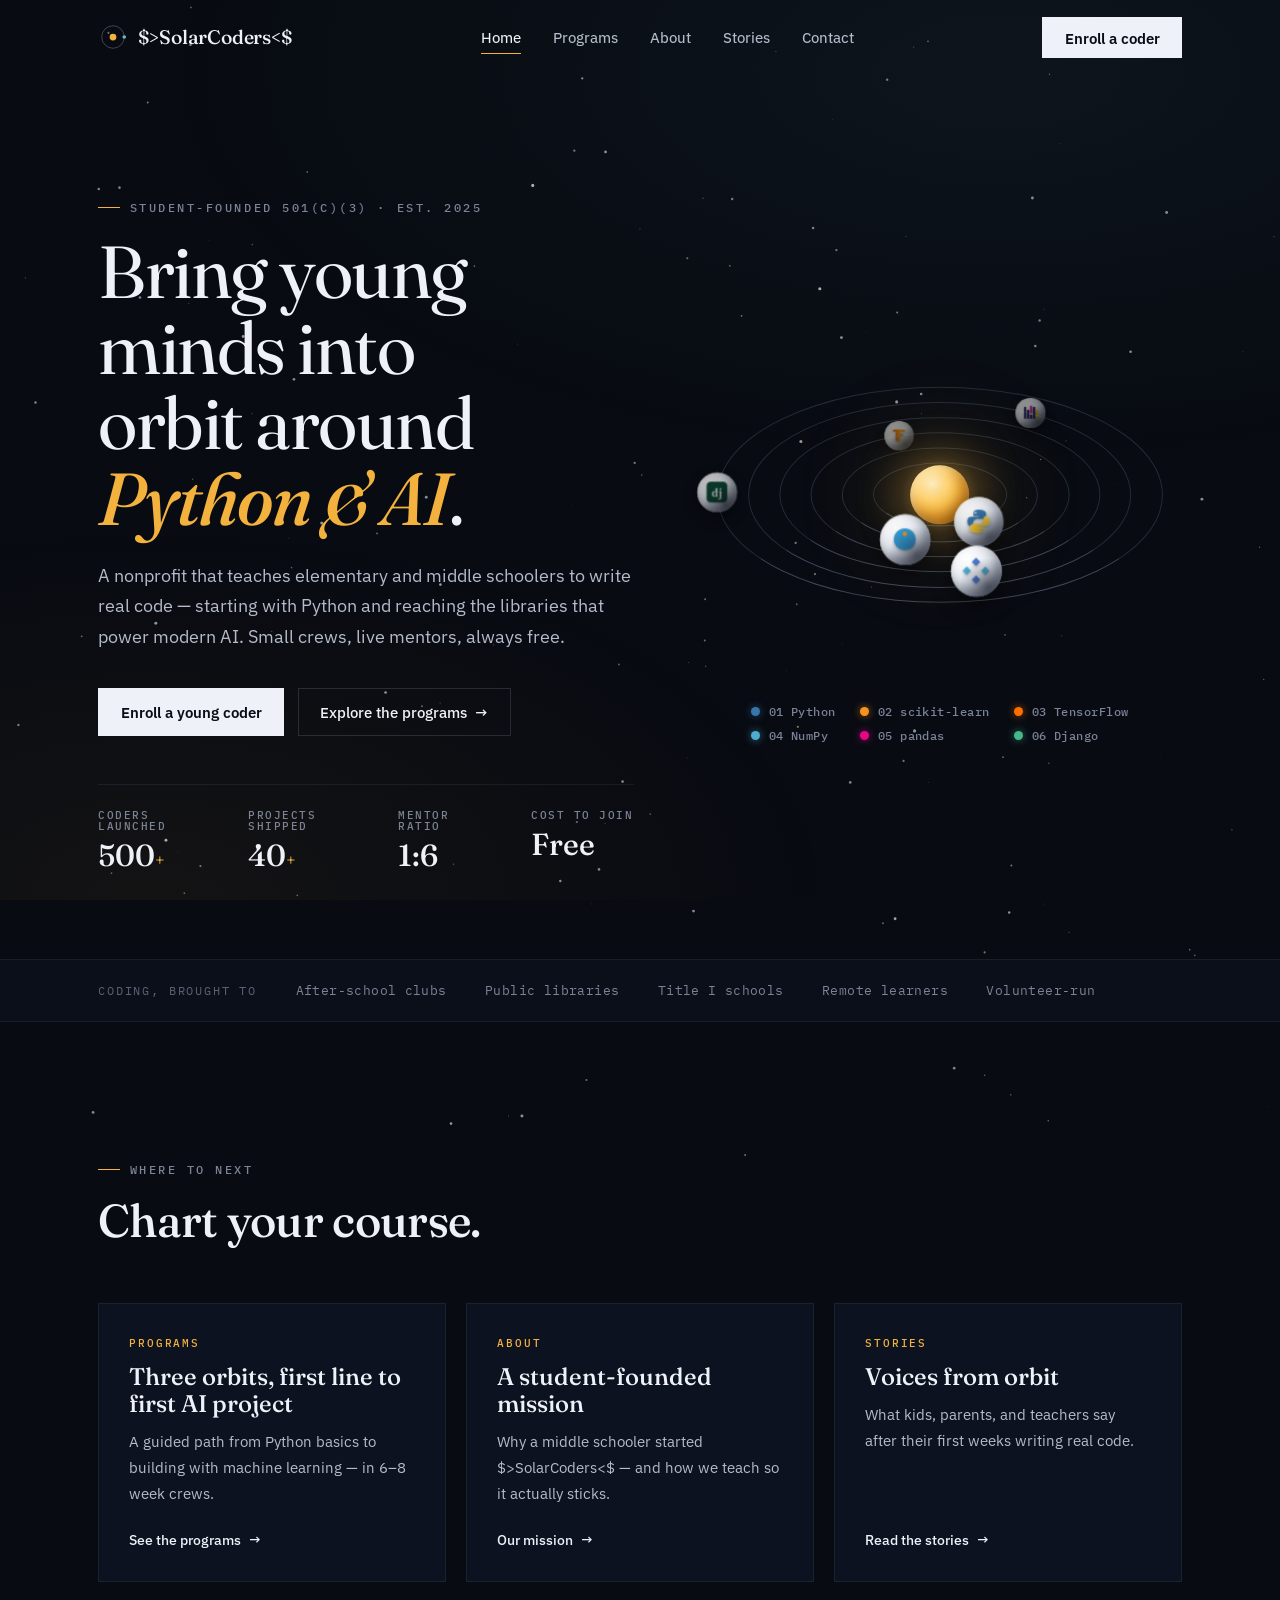
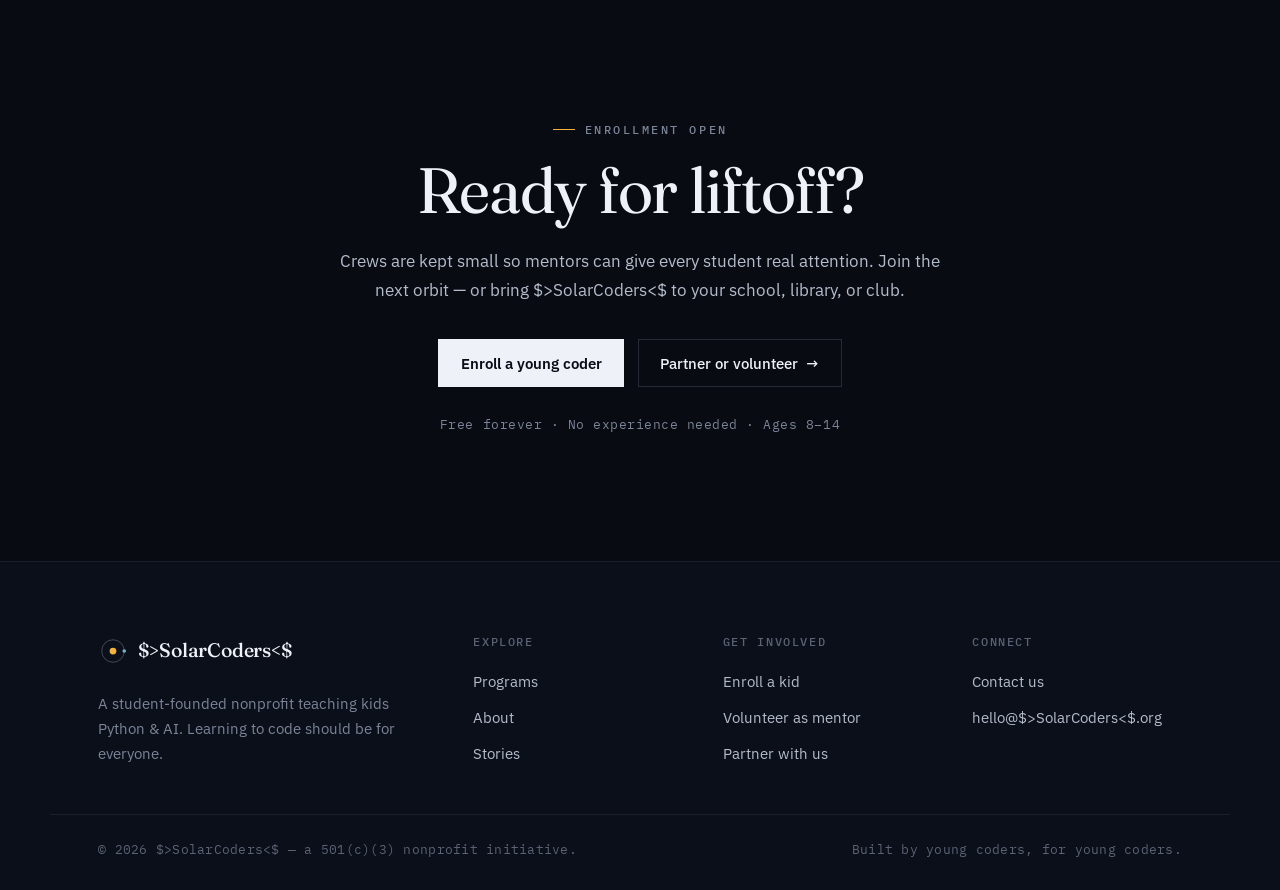
<file: index.html>
<!doctype html>
<html lang="en">
<head>
  <meta charset="utf-8" />
  <meta name="viewport" content="width=device-width, initial-scale=1" />
  <title>$>SolarCoders<$ — Python &amp; AI for young minds</title>
  <meta name="description" content="$>SolarCoders<$ is a student-founded nonprofit teaching elementary and middle schoolers to write real Python and build with AI — in small, mentored crews. Free, always." />

  <link rel="preconnect" href="https://fonts.googleapis.com" />
  <link rel="preconnect" href="https://fonts.gstatic.com" crossorigin />
  <link href="https://fonts.googleapis.com/css2?family=Fraunces:ital,opsz,wght@0,9..144,400;0,9..144,500;0,9..144,600;1,9..144,400&family=IBM+Plex+Mono:wght@400;500&family=IBM+Plex+Sans:wght@400;450;500;600&display=swap" rel="stylesheet" />
  <link rel="stylesheet" href="styles.css" />
  <link rel="icon" href="data:image/svg+xml,%3Csvg xmlns='http://www.w3.org/2000/svg' viewBox='0 0 64 64'%3E%3Crect width='64' height='64' fill='%23080b12'/%3E%3Ccircle cx='32' cy='32' r='7' fill='%23f2b23d'/%3E%3Ccircle cx='32' cy='32' r='20' fill='none' stroke='%236fb7c4' stroke-width='1.5'/%3E%3Ccircle cx='52' cy='32' r='3' fill='%23e7ecf4'/%3E%3C/svg%3E" />
</head>

<body>
  <a href="#main" class="skip-link">Skip to content</a>
  <canvas id="starfield" aria-hidden="true"></canvas>

  <!-- ============ HEADER ============ -->
  <header id="masthead">
    <div class="shell nav-shell">
      <a href="index.html" class="brand" aria-label="$>SolarCoders<$ — home">
        <svg class="brand-mark" viewBox="0 0 40 40" aria-hidden="true">
          <circle cx="20" cy="20" r="15" fill="none" stroke="currentColor" stroke-width="1.25" opacity="0.5"/>
          <circle cx="20" cy="20" r="4.5" fill="var(--star)"/>
          <circle cx="35" cy="20" r="2.4" fill="var(--cool)"/>
        </svg>
        <span class="brand-word">$>SolarCoders<$</span>
      </a>
      <nav class="nav-links" aria-label="Primary">
        <a href="index.html" aria-current="page">Home</a>
        <a href="programs.html">Programs</a>
        <a href="about.html">About</a>
        <a href="stories.html">Stories</a>
        <a href="contact.html">Contact</a>
      </nav>
      <div class="nav-actions">
        <a href="enroll.html" class="btn btn-solid" data-magnetic>Enroll a coder</a>
      </div>
      <button id="menuBtn" class="menu-btn" aria-label="Menu" aria-expanded="false" aria-controls="mobileNav">
        <span></span><span></span>
      </button>
    </div>
    <nav id="mobileNav" class="mobile-nav" aria-label="Mobile" hidden>
      <a href="index.html" aria-current="page">Home</a>
      <a href="programs.html">Programs</a>
      <a href="about.html">About</a>
      <a href="stories.html">Stories</a>
      <a href="contact.html">Contact</a>
      <a href="enroll.html" class="btn btn-solid">Enroll a coder</a>
    </nav>
  </header>

  <main id="main">
    <span id="top"></span>

    <!-- ============ HERO ============ -->
    <section class="hero">
      <div class="shell hero-grid">
        <div class="hero-copy">
          <p class="eyebrow"><span class="tick"></span>Student-founded 501(c)(3) &middot; Est. 2025</p>
          <h1 class="hero-title">Bring young minds into orbit around <em>Python&nbsp;&amp;&nbsp;AI</em>.</h1>
          <p class="hero-lede">
            A nonprofit that teaches elementary and middle schoolers to write real code — starting
            with Python and reaching the libraries that power modern AI. Small crews, live mentors,
            always free.
          </p>
          <div class="hero-cta">
            <a href="enroll.html" class="btn btn-solid" data-magnetic>Enroll a young coder</a>
            <a href="programs.html" class="btn btn-ghost">Explore the programs<span class="arrow" aria-hidden="true">→</span></a>
          </div>
          <dl class="readout" aria-label="Program at a glance">
            <div><dt>Coders launched</dt><dd>500<span>+</span></dd></div>
            <div><dt>Projects shipped</dt><dd>40<span>+</span></dd></div>
            <div><dt>Mentor ratio</dt><dd>1:6</dd></div>
            <div><dt>Cost to join</dt><dd>Free</dd></div>
          </dl>
        </div>

        <!-- 3D solar system: $>SolarCoders<$ at the core, the stack in orbit -->
        <div class="hero-orbit">
          <div class="solar" id="solar" aria-hidden="true">
            <div class="solar-star" title="$>SolarCoders<$"></div>

            <div class="planet" data-speed="0.30" data-phase="0.5" data-dir="1">
              <span class="planet-face">
                <svg viewBox="0 0 32 32" aria-hidden="true">
                  <path fill="#3776AB" d="M15.9 4c-3 0-5 1.2-5 3.6v2.7h5.2v.9H8.6C6 11.2 4.6 12.8 4.6 16s1.3 4.9 3.9 4.9h2v-3c0-2.5 2.1-4.5 4.6-4.5h5.1c2 0 3.6-1.6 3.6-3.6V7.6C23.4 5.4 21.4 4 15.9 4zm-2.8 2.2c.6 0 1 .5 1 1.1s-.4 1-1 1-1-.5-1-1 .4-1.1 1-1.1z"/>
                  <path fill="#FFD43B" d="M16.1 28c3 0 5-1.2 5-3.6v-2.7h-5.2v-.9h7.5c2.6 0 4-1.6 4-4.9s-1.3-4.9-3.9-4.9h-2v3c0 2.5-2.1 4.5-4.6 4.5H10.9c-2 0-3.6 1.6-3.6 3.6v3.8C8.6 26.6 10.6 28 16.1 28zm2.8-2.2c-.6 0-1-.5-1-1.1s.4-1 1-1 1 .5 1 1-.4 1.1-1 1.1z"/>
                </svg>
              </span>
              <span class="planet-name">Python</span>
            </div>

            <div class="planet" data-speed="0.24" data-phase="2.3" data-dir="-1">
              <span class="planet-face">
                <svg viewBox="0 0 32 32" aria-hidden="true">
                  <circle cx="16" cy="16" r="11" fill="#3499CF"/>
                  <path fill="#F7931E" d="M16 5a11 11 0 0 1 0 22 7 7 0 0 0 0-22z"/>
                  <circle cx="16" cy="10.7" r="2.1" fill="#F7931E"/>
                  <circle cx="16" cy="21.3" r="2.1" fill="#3499CF"/>
                </svg>
              </span>
              <span class="planet-name">scikit-learn</span>
            </div>

            <div class="planet" data-speed="0.19" data-phase="4.1" data-dir="1">
              <span class="planet-face">
                <svg viewBox="0 0 32 32" aria-hidden="true">
                  <path fill="#FF6F00" d="M6 6h13v3.5h-4.8V26h-3.4V9.5H6z"/>
                  <path fill="#FFA000" d="M14.6 6H26v3.5h-7.9v3.9h5.7v3.4h-5.7V26h-3.5z"/>
                </svg>
              </span>
              <span class="planet-name">TensorFlow</span>
            </div>

            <div class="planet" data-speed="0.16" data-phase="1.1" data-dir="1">
              <span class="planet-face">
                <svg viewBox="0 0 32 32" aria-hidden="true">
                  <path fill="#4D77CF" d="M16 3l4.2 4.2L16 11.4 11.8 7.2z"/>
                  <path fill="#4D77CF" d="M16 20.6l4.2 4.2L16 29l-4.2-4.2z"/>
                  <path fill="#4DABCF" d="M6.8 11.8L11 16l-4.2 4.2L2.6 16z"/>
                  <path fill="#4DABCF" d="M25.2 11.8L29.4 16l-4.2 4.2L21 16z"/>
                </svg>
              </span>
              <span class="planet-name">NumPy</span>
            </div>

            <div class="planet" data-speed="0.13" data-phase="5.4" data-dir="-1">
              <span class="planet-face">
                <svg viewBox="0 0 32 32" aria-hidden="true">
                  <rect x="6"  y="6"  width="3" height="20" rx="1.3" fill="#130754"/>
                  <rect x="11" y="11" width="3" height="15" rx="1.3" fill="#130754"/>
                  <rect x="16" y="4"  width="3" height="13" rx="1.3" fill="#E70488"/>
                  <rect x="16" y="19" width="3" height="7"  rx="1.3" fill="#130754"/>
                  <rect x="21" y="6"  width="3" height="20" rx="1.3" fill="#130754"/>
                  <rect x="26" y="11" width="3" height="15" rx="1.3" fill="#FFCA00"/>
                </svg>
              </span>
              <span class="planet-name">pandas</span>
            </div>

            <div class="planet" data-speed="0.11" data-phase="3.0" data-dir="1">
              <span class="planet-face">
                <svg viewBox="0 0 32 32" aria-hidden="true">
                  <rect x="3" y="3" width="26" height="26" rx="5" fill="#0C4B33"/>
                  <text x="16" y="22" text-anchor="middle" font-family="Georgia, 'Times New Roman', serif" font-size="15" font-weight="700" fill="#ffffff">dj</text>
                </svg>
              </span>
              <span class="planet-name">Django</span>
            </div>
          </div>

          <ul class="tech-legend" aria-label="The stack, from the core outward">
            <li><span class="dot" style="--c:#3776AB"></span>01 Python</li>
            <li><span class="dot" style="--c:#F7931E"></span>02 scikit-learn</li>
            <li><span class="dot" style="--c:#FF6F00"></span>03 TensorFlow</li>
            <li><span class="dot" style="--c:#4DABCF"></span>04 NumPy</li>
            <li><span class="dot" style="--c:#E70488"></span>05 pandas</li>
            <li><span class="dot" style="--c:#44B78B"></span>06 Django</li>
          </ul>
        </div>
      </div>
    </section>

    <!-- ============ TRUST STRIP ============ -->
    <section class="strip" aria-label="Where we teach">
      <div class="shell strip-row">
        <span class="strip-label">Coding, brought to</span>
        <span>After-school clubs</span>
        <span>Public libraries</span>
        <span>Title&nbsp;I schools</span>
        <span>Remote learners</span>
        <span>Volunteer-run</span>
      </div>
    </section>

    <!-- ============ EXPLORE HUB ============ -->
    <section class="section">
      <div class="shell">
        <div class="section-head">
          <p class="eyebrow"><span class="tick"></span>Where to next</p>
          <h2>Chart your course.</h2>
        </div>
        <div class="hub">
          <a href="programs.html" class="hub-card">
            <span class="hub-no">Programs</span>
            <h3>Three orbits, first line to first AI project</h3>
            <p>A guided path from Python basics to building with machine learning — in 6–8 week crews.</p>
            <span class="go">See the programs<span class="arrow" aria-hidden="true">→</span></span>
          </a>
          <a href="about.html" class="hub-card">
            <span class="hub-no">About</span>
            <h3>A student-founded mission</h3>
            <p>Why a middle schooler started $>SolarCoders<$ — and how we teach so it actually sticks.</p>
            <span class="go">Our mission<span class="arrow" aria-hidden="true">→</span></span>
          </a>
          <a href="stories.html" class="hub-card">
            <span class="hub-no">Stories</span>
            <h3>Voices from orbit</h3>
            <p>What kids, parents, and teachers say after their first weeks writing real code.</p>
            <span class="go">Read the stories<span class="arrow" aria-hidden="true">→</span></span>
          </a>
        </div>
      </div>
    </section>

    <!-- ============ CTA ============ -->
    <section class="section" style="padding-top:0">
      <div class="shell cta">
        <p class="eyebrow"><span class="tick"></span>Enrollment open</p>
        <h2 class="cta-title">Ready for liftoff?</h2>
        <p class="section-lede">Crews are kept small so mentors can give every student real attention. Join the next orbit — or bring $>SolarCoders<$ to your school, library, or club.</p>
        <div class="hero-cta center">
          <a href="enroll.html" class="btn btn-solid" data-magnetic>Enroll a young coder</a>
          <a href="contact.html" class="btn btn-ghost">Partner or volunteer<span class="arrow" aria-hidden="true">→</span></a>
        </div>
        <p class="cta-fine">Free forever &middot; No experience needed &middot; Ages 8–14</p>
      </div>
    </section>
  </main>

  <!-- ============ FOOTER ============ -->
  <footer id="colophon">
    <div class="shell foot-grid">
      <div class="foot-brand">
        <a href="index.html" class="brand">
          <svg class="brand-mark" viewBox="0 0 40 40" aria-hidden="true">
            <circle cx="20" cy="20" r="15" fill="none" stroke="currentColor" stroke-width="1.25" opacity="0.5"/>
            <circle cx="20" cy="20" r="4.5" fill="var(--star)"/>
            <circle cx="35" cy="20" r="2.4" fill="var(--cool)"/>
          </svg>
          <span class="brand-word">$>SolarCoders<$</span>
        </a>
        <p>A student-founded nonprofit teaching kids Python &amp; AI. Learning to code should be for everyone.</p>
      </div>
      <nav aria-label="Explore">
        <h4>Explore</h4>
        <a href="programs.html">Programs</a>
        <a href="about.html">About</a>
        <a href="stories.html">Stories</a>
      </nav>
      <nav aria-label="Get involved">
        <h4>Get involved</h4>
        <a href="enroll.html">Enroll a kid</a>
        <a href="contact.html">Volunteer as mentor</a>
        <a href="contact.html">Partner with us</a>
      </nav>
      <nav aria-label="Connect">
        <h4>Connect</h4>
        <a href="contact.html">Contact us</a>
        <a href="mailto:hello@$>SolarCoders<$.org">hello@$>SolarCoders<$.org</a>
      </nav>
    </div>
    <div class="shell foot-base">
      <p>&copy; <span id="year">2026</span> $>SolarCoders<$ — a 501(c)(3) nonprofit initiative.</p>
      <p>Built by young coders, for young coders.</p>
    </div>
  </footer>

  <script src="main.js"></script>
</body>
</html>
</file>
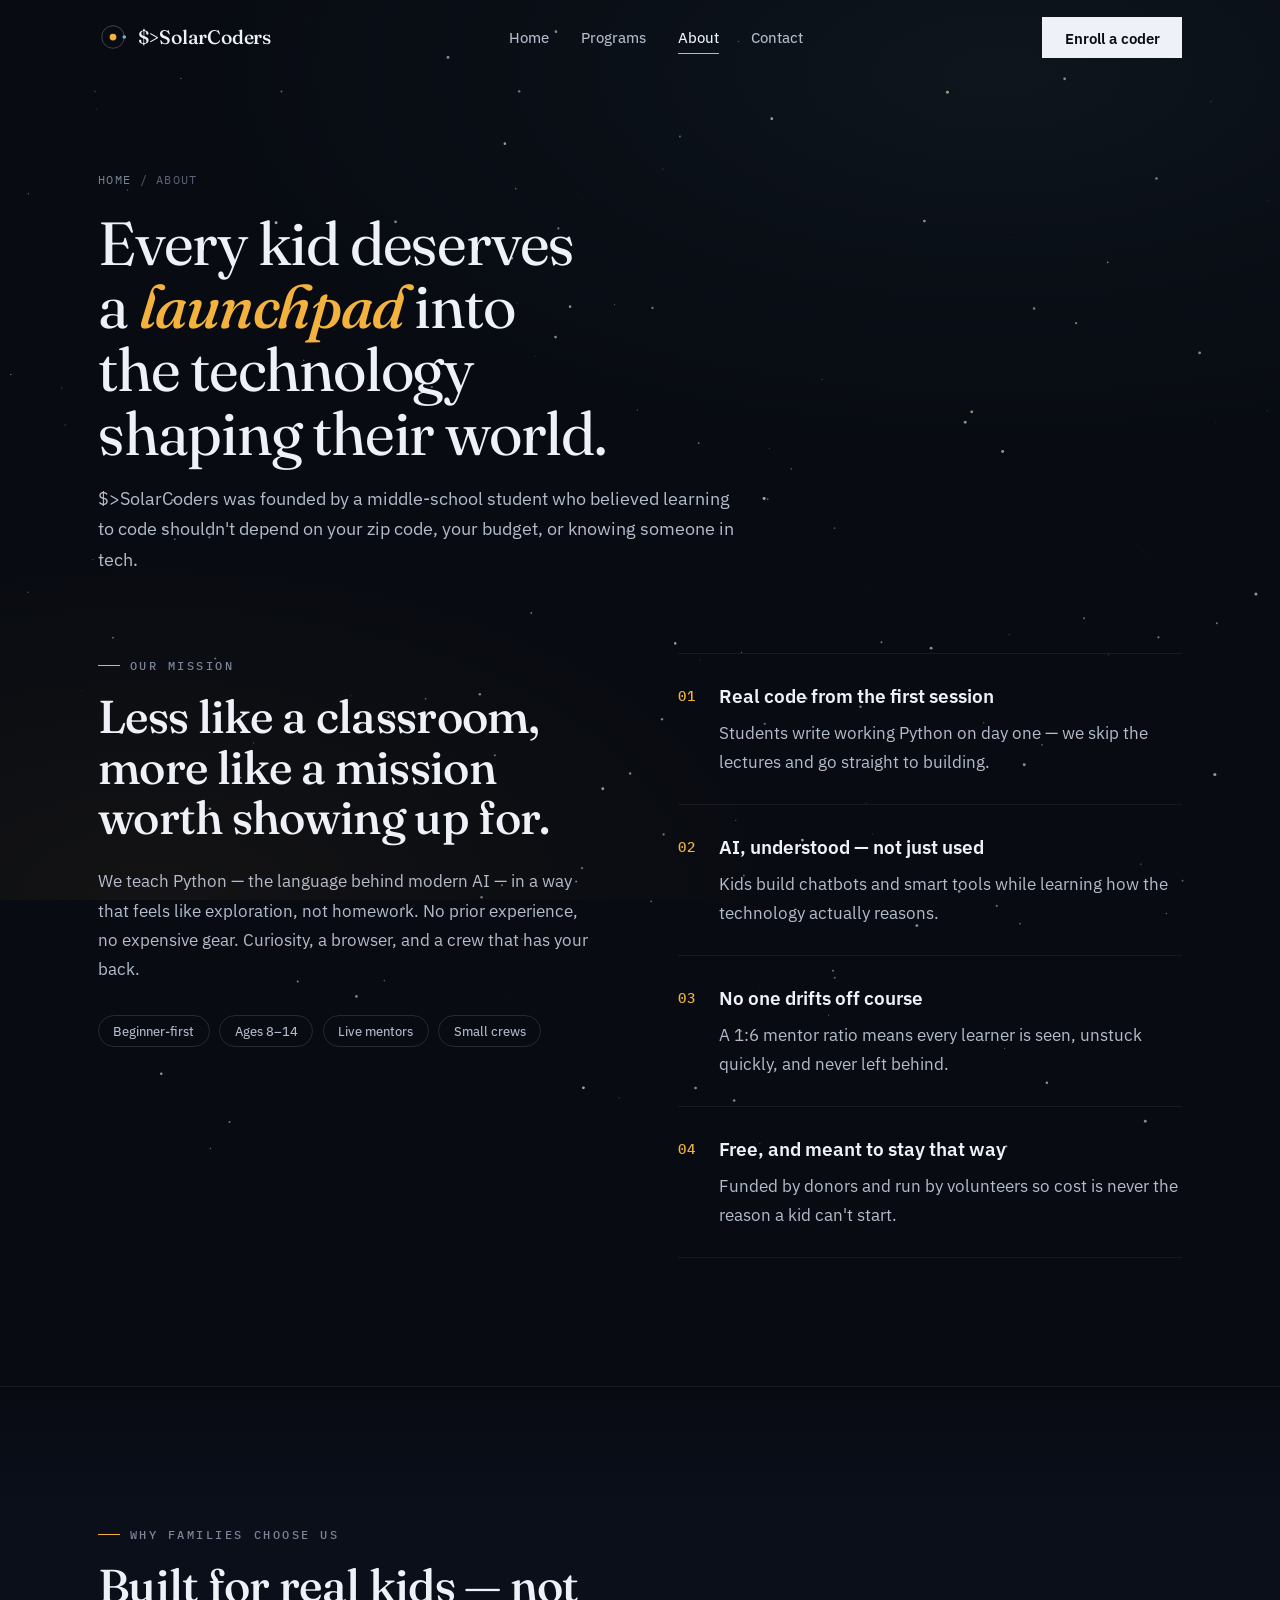
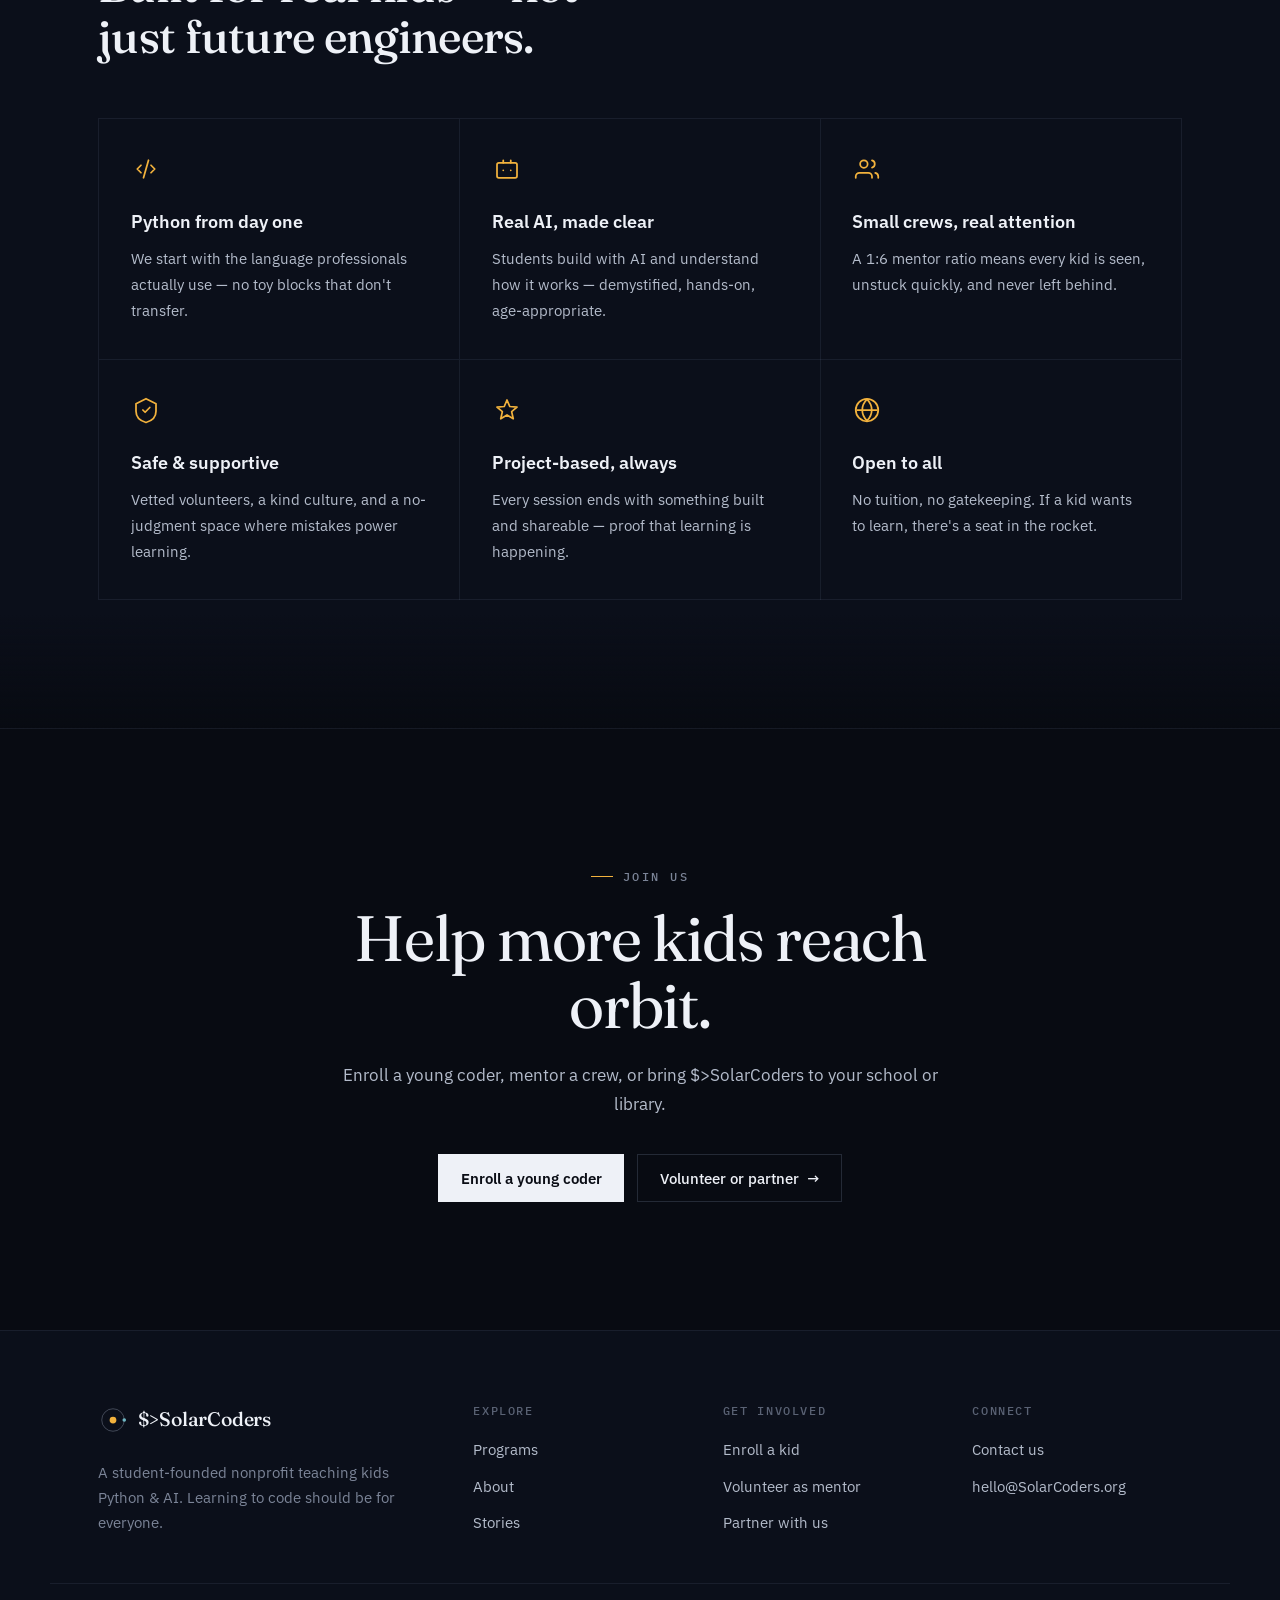
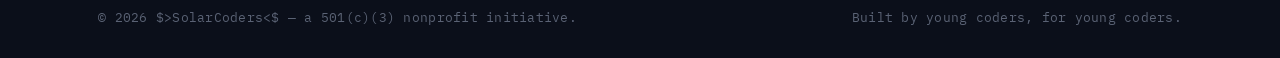
<file: about.html>
<!doctype html>
<html lang="en">
<head>
  <meta charset="utf-8" />
  <meta name="viewport" content="width=device-width, initial-scale=1" />
  <title>About — $>SolarCoder</title>
  <meta name="description" content="$>SolarCoders is a student-founded nonprofit on a mission to make learning to code — and build with AI — free and welcoming for every kid." />

  <link rel="preconnect" href="https://fonts.googleapis.com" />
  <link rel="preconnect" href="https://fonts.gstatic.com" crossorigin />
  <link href="https://fonts.googleapis.com/css2?family=Fraunces:ital,opsz,wght@0,9..144,400;0,9..144,500;0,9..144,600;1,9..144,400&family=IBM+Plex+Mono:wght@400;500&family=IBM+Plex+Sans:wght@400;450;500;600&display=swap" rel="stylesheet" />
  <link rel="stylesheet" href="styles.css" />
  <link rel="icon" href="data:image/svg+xml,%3Csvg xmlns='http://www.w3.org/2000/svg' viewBox='0 0 64 64'%3E%3Crect width='64' height='64' fill='%23080b12'/%3E%3Ccircle cx='32' cy='32' r='7' fill='%23f2b23d'/%3E%3Ccircle cx='32' cy='32' r='20' fill='none' stroke='%236fb7c4' stroke-width='1.5'/%3E%3Ccircle cx='52' cy='32' r='3' fill='%23e7ecf4'/%3E%3C/svg%3E" />
</head>

<body>
  <a href="#main" class="skip-link">Skip to content</a>
  <canvas id="starfield" aria-hidden="true"></canvas>

  <header id="masthead">
    <div class="shell nav-shell">
      <a href="index.html" class="brand" aria-label="$>SolarCoders — home">
        <svg class="brand-mark" viewBox="0 0 40 40" aria-hidden="true">
          <circle cx="20" cy="20" r="15" fill="none" stroke="currentColor" stroke-width="1.25" opacity="0.5"/>
          <circle cx="20" cy="20" r="4.5" fill="var(--star)"/>
          <circle cx="35" cy="20" r="2.4" fill="var(--cool)"/>
        </svg>
        <span class="brand-word">$>SolarCoders</span>
      </a>
      <nav class="nav-links" aria-label="Primary">
        <a href="index.html">Home</a>
        <a href="programs.html">Programs</a>
        <a href="about.html" aria-current="page">About</a>
        <a href="contact.html">Contact</a>
      </nav>
      <div class="nav-actions">
        <a href="enroll.html" class="btn btn-solid" data-magnetic>Enroll a coder</a>
      </div>
      <button id="menuBtn" class="menu-btn" aria-label="Menu" aria-expanded="false" aria-controls="mobileNav">
        <span></span><span></span>
      </button>
    </div>
    <nav id="mobileNav" class="mobile-nav" aria-label="Mobile" hidden>
      <a href="index.html">Home</a>
      <a href="programs.html">Programs</a>
      <a href="about.html" aria-current="page">About</a>
      <a href="stories.html">Stories</a>
      <a href="contact.html">Contact</a>
      <a href="enroll.html" class="btn btn-solid">Enroll a coder</a>
    </nav>
  </header>

  <main id="main">
    <div class="shell page-hero">
      <p class="breadcrumb reveal"><a href="index.html">Home</a><span class="sep">/</span>About</p>
      <h1 class="page-title reveal">Every kid deserves a <em>launchpad</em> into the technology shaping their world.</h1>
      <p class="page-lede reveal">$>SolarCoders was founded by a middle-school student who believed learning to code shouldn't depend on your zip code, your budget, or knowing someone in tech.</p>
    </div>

    <section class="section" style="padding-top:clamp(1rem,3vw,2rem)">
      <div class="shell mission-grid">
        <div class="section-head reveal">
          <p class="eyebrow"><span class="tick"></span>Our mission</p>
          <h2>Less like a classroom, more like a mission worth showing up for.</h2>
          <p class="section-lede">
            We teach Python — the language behind modern AI — in a way that feels like exploration,
            not homework. No prior experience, no expensive gear. Curiosity, a browser, and a crew
            that has your back.
          </p>
          <div class="tag-row">
            <span class="tag">Beginner-first</span>
            <span class="tag">Ages 8–14</span>
            <span class="tag">Live mentors</span>
            <span class="tag">Small crews</span>
          </div>
        </div>

        <ol class="mission-list reveal">
          <li><span class="idx">01</span><div><h3>Real code from the first session</h3><p>Students write working Python on day one — we skip the lectures and go straight to building.</p></div></li>
          <li><span class="idx">02</span><div><h3>AI, understood — not just used</h3><p>Kids build chatbots and smart tools while learning how the technology actually reasons.</p></div></li>
          <li><span class="idx">03</span><div><h3>No one drifts off course</h3><p>A 1:6 mentor ratio means every learner is seen, unstuck quickly, and never left behind.</p></div></li>
          <li><span class="idx">04</span><div><h3>Free, and meant to stay that way</h3><p>Funded by donors and run by volunteers so cost is never the reason a kid can't start.</p></div></li>
        </ol>
      </div>
    </section>

    <section class="section section-alt">
      <div class="shell">
        <div class="section-head reveal">
          <p class="eyebrow"><span class="tick"></span>Why families choose us</p>
          <h2>Built for real kids — not just future engineers.</h2>
        </div>
        <div class="features">
          <div class="feature reveal">
            <svg class="feat-icon" viewBox="0 0 24 24" fill="none" stroke="currentColor" stroke-width="1.4"><path d="m8 9-3 3 3 3m8-6 3 3-3 3M14 5l-4 14" stroke-linecap="round" stroke-linejoin="round"/></svg>
            <h3>Python from day one</h3>
            <p>We start with the language professionals actually use — no toy blocks that don't transfer.</p>
          </div>
          <div class="feature reveal">
            <svg class="feat-icon" viewBox="0 0 24 24" fill="none" stroke="currentColor" stroke-width="1.4"><rect x="4" y="7" width="16" height="12" rx="1.5"/><path d="M9 7V5m6 2V5M9 13h.01M15 13h.01" stroke-linecap="round"/></svg>
            <h3>Real AI, made clear</h3>
            <p>Students build with AI and understand how it works — demystified, hands-on, age-appropriate.</p>
          </div>
          <div class="feature reveal">
            <svg class="feat-icon" viewBox="0 0 24 24" fill="none" stroke="currentColor" stroke-width="1.4"><path d="M16 19v-1a3 3 0 0 0-3-3H6a3 3 0 0 0-3 3v1M9.5 11a3 3 0 1 0 0-6 3 3 0 0 0 0 6M21 19v-1a3 3 0 0 0-2.4-2.9M16 5.1a3 3 0 0 1 0 5.8" stroke-linecap="round" stroke-linejoin="round"/></svg>
            <h3>Small crews, real attention</h3>
            <p>A 1:6 mentor ratio means every kid is seen, unstuck quickly, and never left behind.</p>
          </div>
          <div class="feature reveal">
            <svg class="feat-icon" viewBox="0 0 24 24" fill="none" stroke="currentColor" stroke-width="1.4"><path d="M12 3 4 7v6c0 5 3.4 7.7 8 9 4.6-1.3 8-4 8-9V7l-8-4Z" stroke-linejoin="round"/><path d="m9.5 12 1.8 1.8L15 10" stroke-linecap="round" stroke-linejoin="round"/></svg>
            <h3>Safe &amp; supportive</h3>
            <p>Vetted volunteers, a kind culture, and a no-judgment space where mistakes power learning.</p>
          </div>
          <div class="feature reveal">
            <svg class="feat-icon" viewBox="0 0 24 24" fill="none" stroke="currentColor" stroke-width="1.4"><path d="m12 4 2.2 5.2L20 9.7l-4.3 3.6L17 19l-5-3-5 3 1.3-5.7L4 9.7l5.8-.5L12 4Z" stroke-linejoin="round"/></svg>
            <h3>Project-based, always</h3>
            <p>Every session ends with something built and shareable — proof that learning is happening.</p>
          </div>
          <div class="feature reveal">
            <svg class="feat-icon" viewBox="0 0 24 24" fill="none" stroke="currentColor" stroke-width="1.4"><circle cx="12" cy="12" r="9"/><path d="M3.5 12h17M12 3.5c2.5 2.4 3.8 5.4 3.8 8.5S14.5 18.1 12 20.5C9.5 18.1 8.2 15.1 8.2 12S9.5 5.9 12 3.5Z" stroke-linejoin="round"/></svg>
            <h3>Open to all</h3>
            <p>No tuition, no gatekeeping. If a kid wants to learn, there's a seat in the rocket.</p>
          </div>
        </div>
      </div>
    </section>

    <section class="section">
      <div class="shell cta">
        <p class="eyebrow"><span class="tick"></span>Join us</p>
        <h2 class="cta-title">Help more kids reach orbit.</h2>
        <p class="section-lede">Enroll a young coder, mentor a crew, or bring $>SolarCoders to your school or library.</p>
        <div class="hero-cta center">
          <a href="enroll.html" class="btn btn-solid" data-magnetic>Enroll a young coder</a>
          <a href="contact.html" class="btn btn-ghost">Volunteer or partner<span class="arrow" aria-hidden="true">→</span></a>
        </div>
      </div>
    </section>
  </main>

  <footer id="colophon">
    <div class="shell foot-grid">
      <div class="foot-brand">
        <a href="index.html" class="brand">
          <svg class="brand-mark" viewBox="0 0 40 40" aria-hidden="true">
            <circle cx="20" cy="20" r="15" fill="none" stroke="currentColor" stroke-width="1.25" opacity="0.5"/>
            <circle cx="20" cy="20" r="4.5" fill="var(--star)"/>
            <circle cx="35" cy="20" r="2.4" fill="var(--cool)"/>
          </svg>
          <span class="brand-word">$>SolarCoders</span>
        </a>
        <p>A student-founded nonprofit teaching kids Python &amp; AI. Learning to code should be for everyone.</p>
      </div>
      <nav aria-label="Explore">
        <h4>Explore</h4>
        <a href="programs.html">Programs</a>
        <a href="about.html">About</a>
        <a href="stories.html">Stories</a>
      </nav>
      <nav aria-label="Get involved">
        <h4>Get involved</h4>
        <a href="enroll.html">Enroll a kid</a>
        <a href="contact.html">Volunteer as mentor</a>
        <a href="contact.html">Partner with us</a>
      </nav>
      <nav aria-label="Connect">
        <h4>Connect</h4>
        <a href="contact.html">Contact us</a>
        <a href="mailto:hello@$>SolarCoders.org">hello@SolarCoders.org</a>
      </nav>
    </div>
    <div class="shell foot-base">
      <p>&copy; <span id="year">2026</span> $>SolarCoders<$ — a 501(c)(3) nonprofit initiative.</p>
      <p>Built by young coders, for young coders.</p>
    </div>
  </footer>

  <script src="main.js"></script>
</body>
</html>
</file>
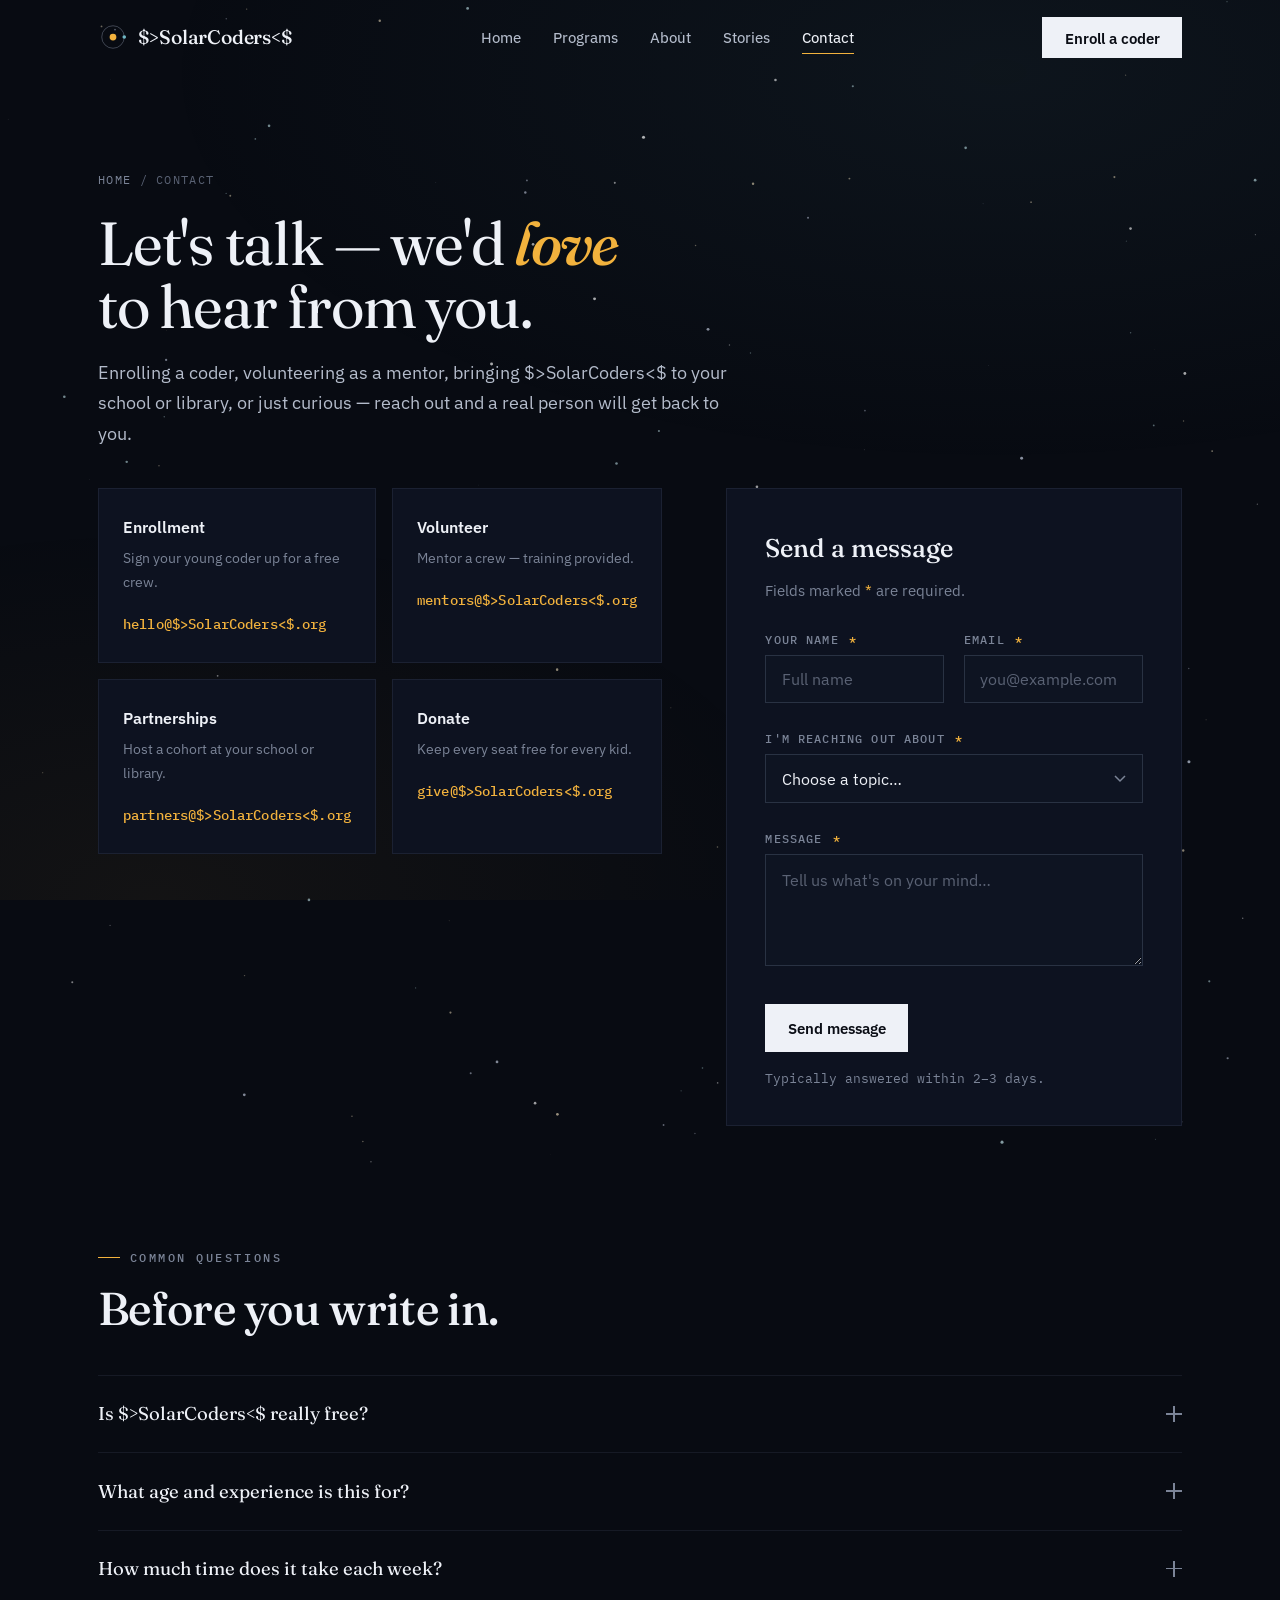
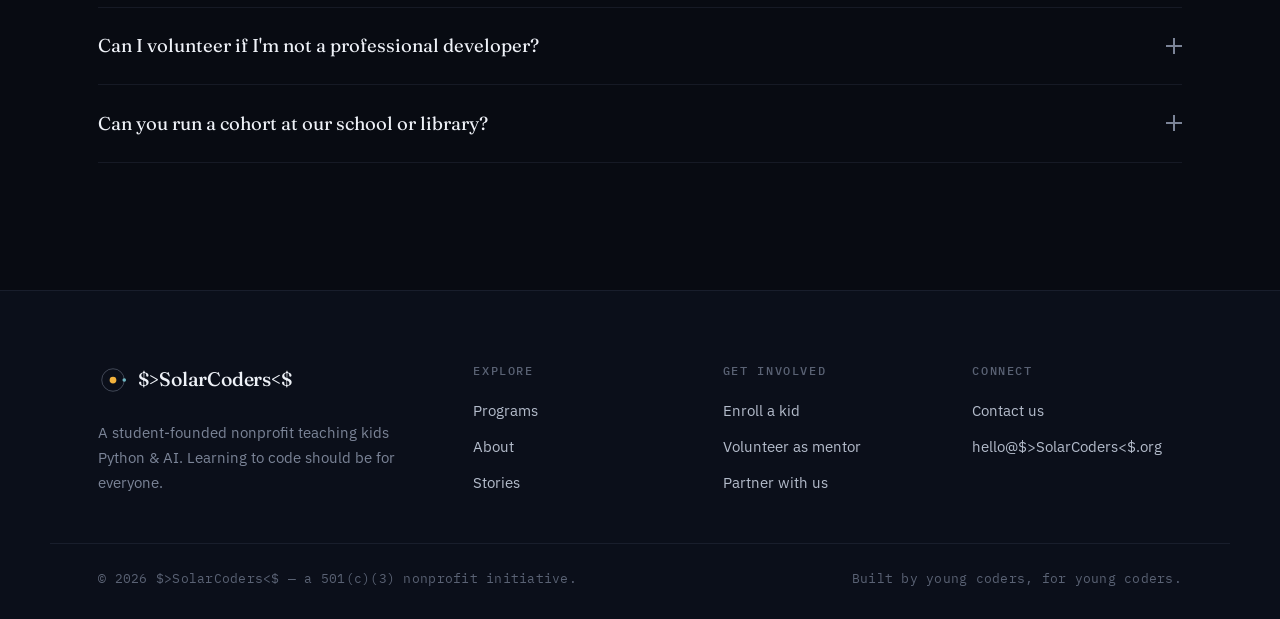
<file: contact.html>
<!doctype html>
<html lang="en">
<head>
  <meta charset="utf-8" />
  <meta name="viewport" content="width=device-width, initial-scale=1" />
  <title>Contact — $>SolarCoders<$</title>
  <meta name="description" content="Get in touch with $>SolarCoders<$ — enroll a coder, volunteer as a mentor, partner your school or library, or just say hello." />

  <link rel="preconnect" href="https://fonts.googleapis.com" />
  <link rel="preconnect" href="https://fonts.gstatic.com" crossorigin />
  <link href="https://fonts.googleapis.com/css2?family=Fraunces:ital,opsz,wght@0,9..144,400;0,9..144,500;0,9..144,600;1,9..144,400&family=IBM+Plex+Mono:wght@400;500&family=IBM+Plex+Sans:wght@400;450;500;600&display=swap" rel="stylesheet" />
  <link rel="stylesheet" href="styles.css" />
  <link rel="icon" href="data:image/svg+xml,%3Csvg xmlns='http://www.w3.org/2000/svg' viewBox='0 0 64 64'%3E%3Crect width='64' height='64' fill='%23080b12'/%3E%3Ccircle cx='32' cy='32' r='7' fill='%23f2b23d'/%3E%3Ccircle cx='32' cy='32' r='20' fill='none' stroke='%236fb7c4' stroke-width='1.5'/%3E%3Ccircle cx='52' cy='32' r='3' fill='%23e7ecf4'/%3E%3C/svg%3E" />
</head>

<body>
  <a href="#main" class="skip-link">Skip to content</a>
  <canvas id="starfield" aria-hidden="true"></canvas>

  <header id="masthead">
    <div class="shell nav-shell">
      <a href="index.html" class="brand" aria-label="$>SolarCoders<$ — home">
        <svg class="brand-mark" viewBox="0 0 40 40" aria-hidden="true">
          <circle cx="20" cy="20" r="15" fill="none" stroke="currentColor" stroke-width="1.25" opacity="0.5"/>
          <circle cx="20" cy="20" r="4.5" fill="var(--star)"/>
          <circle cx="35" cy="20" r="2.4" fill="var(--cool)"/>
        </svg>
        <span class="brand-word">$>SolarCoders<$</span>
      </a>
      <nav class="nav-links" aria-label="Primary">
        <a href="index.html">Home</a>
        <a href="programs.html">Programs</a>
        <a href="about.html">About</a>
        <a href="stories.html">Stories</a>
        <a href="contact.html" aria-current="page">Contact</a>
      </nav>
      <div class="nav-actions">
        <a href="enroll.html" class="btn btn-solid" data-magnetic>Enroll a coder</a>
      </div>
      <button id="menuBtn" class="menu-btn" aria-label="Menu" aria-expanded="false" aria-controls="mobileNav">
        <span></span><span></span>
      </button>
    </div>
    <nav id="mobileNav" class="mobile-nav" aria-label="Mobile" hidden>
      <a href="index.html">Home</a>
      <a href="programs.html">Programs</a>
      <a href="about.html">About</a>
      <a href="stories.html">Stories</a>
      <a href="contact.html" aria-current="page">Contact</a>
      <a href="enroll.html" class="btn btn-solid">Enroll a coder</a>
    </nav>
  </header>

  <main id="main">
    <div class="shell page-hero">
      <p class="breadcrumb reveal"><a href="index.html">Home</a><span class="sep">/</span>Contact</p>
      <h1 class="page-title reveal">Let's talk — we'd <em>love</em> to hear from you.</h1>
      <p class="page-lede reveal">Enrolling a coder, volunteering as a mentor, bringing $>SolarCoders<$ to your school or library, or just curious — reach out and a real person will get back to you.</p>
    </div>

    <div class="shell work-grid reverse">
      <!-- ASIDE: methods -->
      <aside class="aside">
        <div class="methods">
          <div class="method reveal">
            <h3>Enrollment</h3>
            <p>Sign your young coder up for a free crew.</p>
            <a href="mailto:hello@$>SolarCoders<$.org">hello@$>SolarCoders<$.org</a>
          </div>
          <div class="method reveal">
            <h3>Volunteer</h3>
            <p>Mentor a crew — training provided.</p>
            <a href="mailto:mentors@$>SolarCoders<$.org">mentors@$>SolarCoders<$.org</a>
          </div>
          <div class="method reveal">
            <h3>Partnerships</h3>
            <p>Host a cohort at your school or library.</p>
            <a href="mailto:partners@$>SolarCoders<$.org">partners@$>SolarCoders<$.org</a>
          </div>
          <div class="method reveal">
            <h3>Donate</h3>
            <p>Keep every seat free for every kid.</p>
            <a href="mailto:give@$>SolarCoders<$.org">give@$>SolarCoders<$.org</a>
          </div>
        </div>
      </aside>

      <!-- FORM -->
      <section class="panel reveal" aria-labelledby="cformHeading">
        <form id="contactForm" novalidate>
          <div class="form-head">
            <h2 id="cformHeading">Send a message</h2>
            <p>Fields marked <span style="color:var(--star)">*</span> are required.</p>
          </div>

          <div class="form-grid">
            <div class="field">
              <label for="cname">Your name <span class="req">*</span></label>
              <input id="cname" name="cname" type="text" autocomplete="name" placeholder="Full name" required />
              <span class="err">Please enter your name.</span>
            </div>
            <div class="field">
              <label for="cemail">Email <span class="req">*</span></label>
              <input id="cemail" name="cemail" type="email" autocomplete="email" placeholder="you@example.com" required />
              <span class="err">Please enter a valid email.</span>
            </div>
            <div class="field full">
              <label for="reason">I'm reaching out about <span class="req">*</span></label>
              <select id="reason" name="reason" required>
                <option value="" disabled selected>Choose a topic…</option>
                <option>Enrolling a young coder</option>
                <option>Volunteering as a mentor</option>
                <option>A school / library partnership</option>
                <option>Donating or sponsoring</option>
                <option>Something else</option>
              </select>
              <span class="err">Please choose a topic.</span>
            </div>
            <div class="field full">
              <label for="message">Message <span class="req">*</span></label>
              <textarea id="message" name="message" placeholder="Tell us what's on your mind…" required></textarea>
              <span class="err">Please add a short message.</span>
            </div>
          </div>

          <div class="form-actions">
            <button type="submit" class="btn btn-solid" data-magnetic>Send message</button>
            <span class="form-note">Typically answered within 2–3 days.</span>
          </div>
        </form>

        <div class="form-success" id="contactSuccess" role="status" aria-live="polite">
          <div class="success-mark">
            <svg viewBox="0 0 24 24" fill="none" stroke="currentColor" stroke-width="1.6"><path d="M4 12.5 9 17.5 20 6.5" stroke-linecap="round" stroke-linejoin="round"/></svg>
          </div>
          <h2>Message on its way</h2>
          <p>Your email app should have opened with your message ready to send. If it didn't, write to us directly at <a href="mailto:hello@$>SolarCoders<$.org" style="color:var(--star)">hello@$>SolarCoders<$.org</a>.</p>
          <a href="index.html" class="btn btn-ghost">Back to home<span class="arrow" aria-hidden="true">→</span></a>
        </div>
      </section>
    </div>

    <!-- FAQ -->
    <section class="shell section" aria-labelledby="faqHeading" style="padding-top:0">
      <div class="section-head reveal">
        <p class="eyebrow"><span class="tick"></span>Common questions</p>
        <h2 id="faqHeading">Before you write in.</h2>
      </div>
      <div class="faq reveal">
        <details>
          <summary>Is $>SolarCoders<$ really free?<span class="plus" aria-hidden="true"></span></summary>
          <div class="faq-wrap"><div><div class="faq-body"><p>Yes — completely. $>SolarCoders<$ is a nonprofit funded by donors and run by volunteers, so there's no tuition and no hidden costs. All a student needs is a computer and an internet connection.</p></div></div></div>
        </details>
        <details>
          <summary>What age and experience is this for?<span class="plus" aria-hidden="true"></span></summary>
          <div class="faq-wrap"><div><div class="faq-body"><p>Our programs are built for ages 8–14, from total beginners to kids who've tinkered before. Orbit 01 starts from zero; Orbit 03 introduces AI for students ready for a challenge. If you're unsure, pick "help me choose" on the enrollment form.</p></div></div></div>
        </details>
        <details>
          <summary>How much time does it take each week?<span class="plus" aria-hidden="true"></span></summary>
          <div class="faq-wrap"><div><div class="faq-body"><p>Crews meet once a week for about an hour, over 6–8 weeks depending on the orbit. There's no mandatory homework — just optional missions for kids who want to keep building between sessions.</p></div></div></div>
        </details>
        <details>
          <summary>Can I volunteer if I'm not a professional developer?<span class="plus" aria-hidden="true"></span></summary>
          <div class="faq-wrap"><div><div class="faq-body"><p>Absolutely. If you're comfortable with the basics of Python and enjoy working with kids, we'll train you on our curriculum and pair you with an experienced mentor for your first crew. Reach out at mentors@$>SolarCoders<$.org.</p></div></div></div>
        </details>
        <details>
          <summary>Can you run a cohort at our school or library?<span class="plus" aria-hidden="true"></span></summary>
          <div class="faq-wrap"><div><div class="faq-body"><p>We'd love to. We partner with schools, libraries, and community programs to bring crews to more kids — including in person where we can. Email partners@$>SolarCoders<$.org and we'll figure out a fit together.</p></div></div></div>
        </details>
      </div>
    </section>
  </main>

  <footer id="colophon">
    <div class="shell foot-grid">
      <div class="foot-brand">
        <a href="index.html" class="brand">
          <svg class="brand-mark" viewBox="0 0 40 40" aria-hidden="true">
            <circle cx="20" cy="20" r="15" fill="none" stroke="currentColor" stroke-width="1.25" opacity="0.5"/>
            <circle cx="20" cy="20" r="4.5" fill="var(--star)"/>
            <circle cx="35" cy="20" r="2.4" fill="var(--cool)"/>
          </svg>
          <span class="brand-word">$>SolarCoders<$</span>
        </a>
        <p>A student-founded nonprofit teaching kids Python &amp; AI. Learning to code should be for everyone.</p>
      </div>
      <nav aria-label="Explore">
        <h4>Explore</h4>
        <a href="programs.html">Programs</a>
        <a href="about.html">About</a>
        <a href="stories.html">Stories</a>
      </nav>
      <nav aria-label="Get involved">
        <h4>Get involved</h4>
        <a href="enroll.html">Enroll a kid</a>
        <a href="contact.html">Volunteer as mentor</a>
        <a href="contact.html">Partner with us</a>
      </nav>
      <nav aria-label="Connect">
        <h4>Connect</h4>
        <a href="contact.html">Contact us</a>
        <a href="mailto:hello@$>SolarCoders<$.org">hello@$>SolarCoders<$.org</a>
      </nav>
    </div>
    <div class="shell foot-base">
      <p>&copy; <span id="year">2026</span> $>SolarCoders<$ — a 501(c)(3) nonprofit initiative.</p>
      <p>Built by young coders, for young coders.</p>
    </div>
  </footer>

  <script src="main.js"></script>
</body>
</html>
</file>
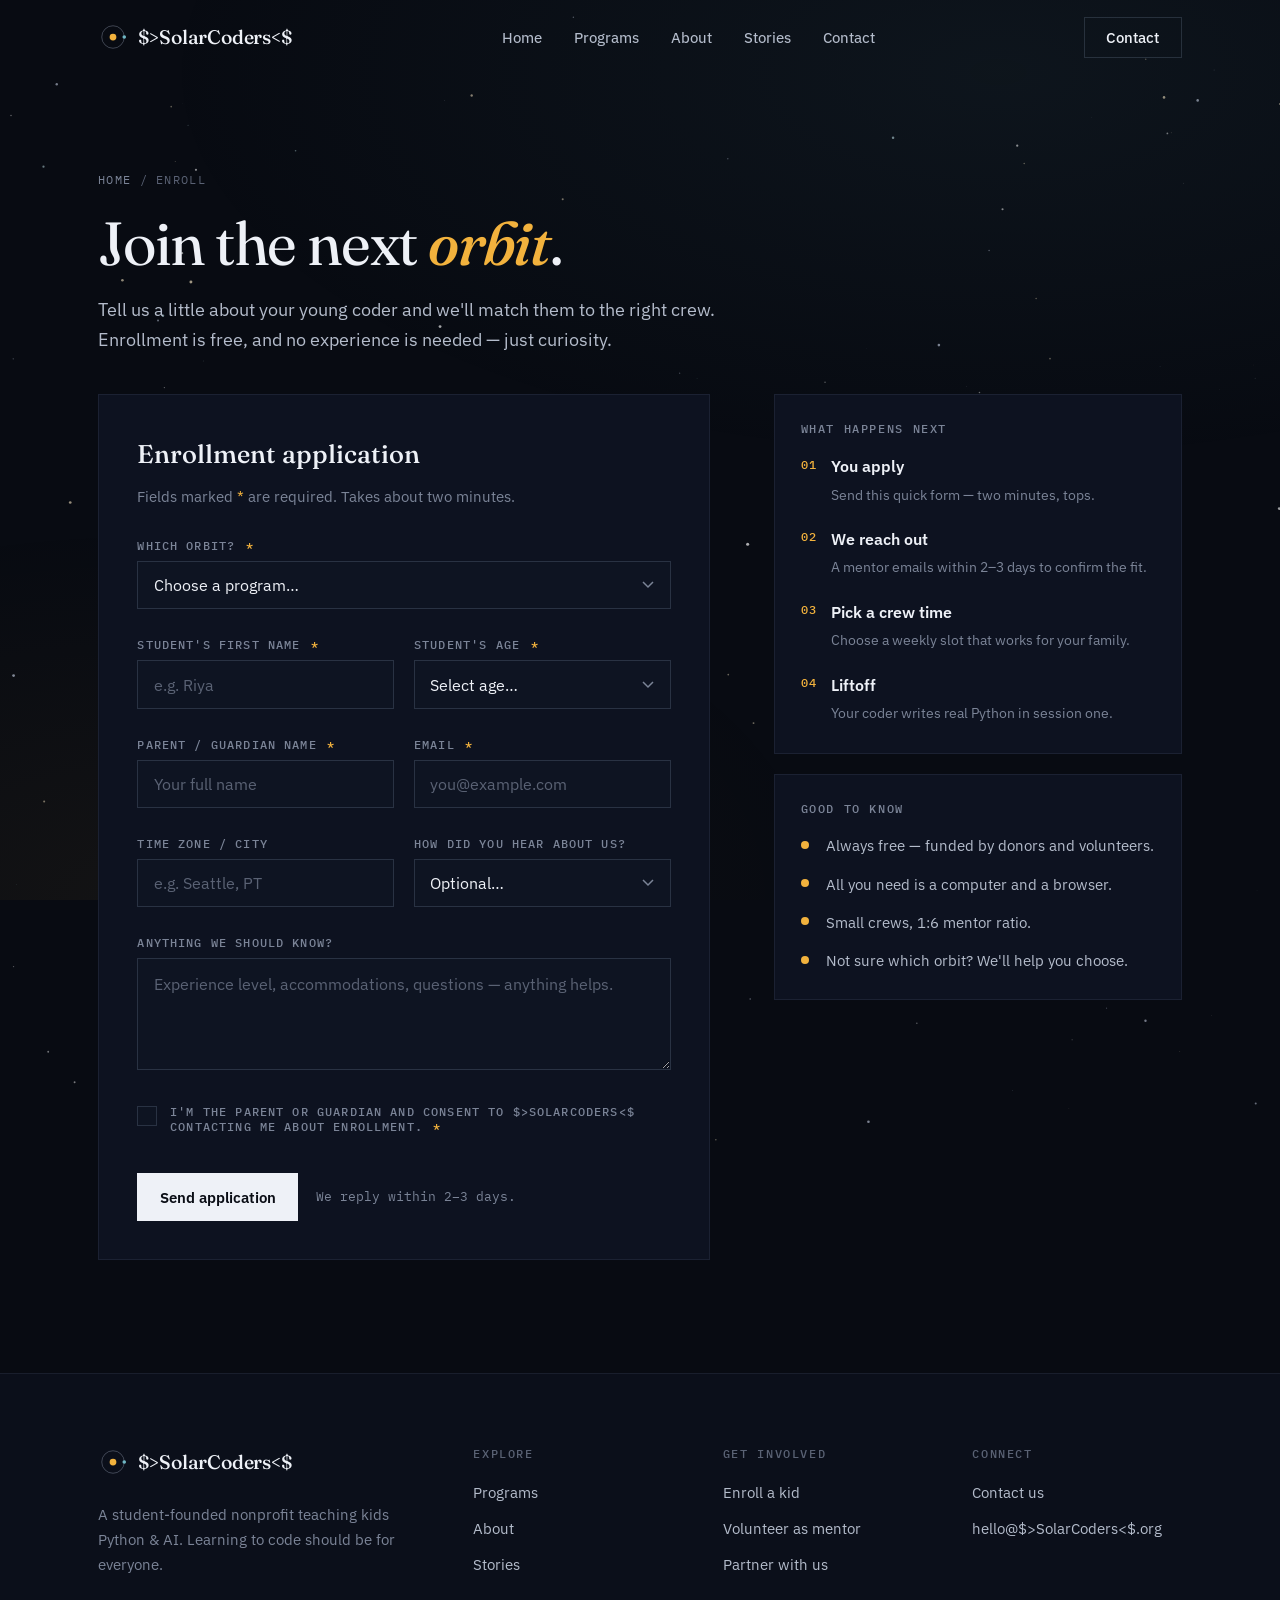
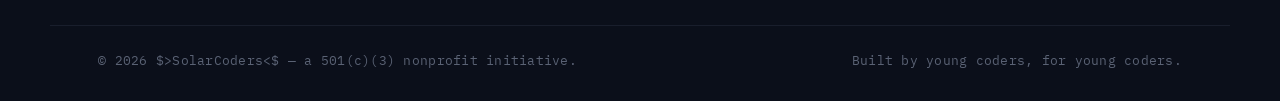
<file: enroll.html>
<!doctype html>
<html lang="en">
<head>
  <meta charset="utf-8" />
  <meta name="viewport" content="width=device-width, initial-scale=1" />
  <title>Enroll — $>SolarCoders<$</title>
  <meta name="description" content="Enroll a young coder in $>SolarCoders<$'s free Python & AI programs. Small mentored crews for ages 8–14." />

  <link rel="preconnect" href="https://fonts.googleapis.com" />
  <link rel="preconnect" href="https://fonts.gstatic.com" crossorigin />
  <link href="https://fonts.googleapis.com/css2?family=Fraunces:ital,opsz,wght@0,9..144,400;0,9..144,500;0,9..144,600;1,9..144,400&family=IBM+Plex+Mono:wght@400;500&family=IBM+Plex+Sans:wght@400;450;500;600&display=swap" rel="stylesheet" />
  <link rel="stylesheet" href="styles.css" />
  <link rel="icon" href="data:image/svg+xml,%3Csvg xmlns='http://www.w3.org/2000/svg' viewBox='0 0 64 64'%3E%3Crect width='64' height='64' fill='%23080b12'/%3E%3Ccircle cx='32' cy='32' r='7' fill='%23f2b23d'/%3E%3Ccircle cx='32' cy='32' r='20' fill='none' stroke='%236fb7c4' stroke-width='1.5'/%3E%3Ccircle cx='52' cy='32' r='3' fill='%23e7ecf4'/%3E%3C/svg%3E" />
</head>

<body>
  <a href="#main" class="skip-link">Skip to content</a>
  <canvas id="starfield" aria-hidden="true"></canvas>

  <header id="masthead">
    <div class="shell nav-shell">
      <a href="index.html" class="brand" aria-label="$>SolarCoders<$ — home">
        <svg class="brand-mark" viewBox="0 0 40 40" aria-hidden="true">
          <circle cx="20" cy="20" r="15" fill="none" stroke="currentColor" stroke-width="1.25" opacity="0.5"/>
          <circle cx="20" cy="20" r="4.5" fill="var(--star)"/>
          <circle cx="35" cy="20" r="2.4" fill="var(--cool)"/>
        </svg>
        <span class="brand-word">$>SolarCoders<$</span>
      </a>
      <nav class="nav-links" aria-label="Primary">
        <a href="index.html">Home</a>
        <a href="programs.html">Programs</a>
        <a href="about.html">About</a>
        <a href="stories.html">Stories</a>
        <a href="contact.html">Contact</a>
      </nav>
      <div class="nav-actions">
        <a href="contact.html" class="btn btn-ghost">Contact</a>
      </div>
      <button id="menuBtn" class="menu-btn" aria-label="Menu" aria-expanded="false" aria-controls="mobileNav">
        <span></span><span></span>
      </button>
    </div>
    <nav id="mobileNav" class="mobile-nav" aria-label="Mobile" hidden>
      <a href="index.html">Home</a>
      <a href="programs.html">Programs</a>
      <a href="about.html">About</a>
      <a href="stories.html">Stories</a>
      <a href="contact.html">Contact</a>
    </nav>
  </header>

  <main id="main">
    <div class="shell page-hero">
      <p class="breadcrumb reveal"><a href="index.html">Home</a><span class="sep">/</span>Enroll</p>
      <h1 class="page-title reveal">Join the next <em>orbit</em>.</h1>
      <p class="page-lede reveal">Tell us a little about your young coder and we'll match them to the right crew. Enrollment is free, and no experience is needed — just curiosity.</p>
    </div>

    <div class="shell work-grid">
      <!-- FORM -->
      <section class="panel reveal" aria-labelledby="formHeading">
        <form id="enrollForm" novalidate>
          <div class="form-head">
            <h2 id="formHeading">Enrollment application</h2>
            <p>Fields marked <span style="color:var(--star)">*</span> are required. Takes about two minutes.</p>
          </div>

          <div class="form-grid">
            <div class="field full">
              <label for="program">Which orbit? <span class="req">*</span></label>
              <select id="program" name="program" required>
                <option value="" disabled selected>Choose a program…</option>
                <option>Orbit 01 — Python Basics (ages 8–11)</option>
                <option>Orbit 02 — Build with Python (ages 11–14)</option>
                <option>Orbit 03 — Python + AI (ages 12–14)</option>
                <option>Not sure yet — help me choose</option>
              </select>
              <span class="err">Please choose a program.</span>
            </div>

            <div class="field">
              <label for="student">Student's first name <span class="req">*</span></label>
              <input id="student" name="student" type="text" autocomplete="off" placeholder="e.g. Riya" required />
              <span class="err">Please enter the student's name.</span>
            </div>

            <div class="field">
              <label for="age">Student's age <span class="req">*</span></label>
              <select id="age" name="age" required>
                <option value="" disabled selected>Select age…</option>
                <option>8</option><option>9</option><option>10</option><option>11</option>
                <option>12</option><option>13</option><option>14</option>
              </select>
              <span class="err">Please select an age.</span>
            </div>

            <div class="field">
              <label for="parent">Parent / guardian name <span class="req">*</span></label>
              <input id="parent" name="parent" type="text" autocomplete="name" placeholder="Your full name" required />
              <span class="err">Please enter your name.</span>
            </div>

            <div class="field">
              <label for="email">Email <span class="req">*</span></label>
              <input id="email" name="email" type="email" autocomplete="email" placeholder="you@example.com" required />
              <span class="err">Please enter a valid email.</span>
            </div>

            <div class="field">
              <label for="timezone">Time zone / city</label>
              <input id="timezone" name="timezone" type="text" placeholder="e.g. Seattle, PT" />
              <span class="err"></span>
            </div>

            <div class="field">
              <label for="referral">How did you hear about us?</label>
              <select id="referral" name="referral">
                <option value="" disabled selected>Optional…</option>
                <option>School or teacher</option>
                <option>Public library</option>
                <option>Friend or family</option>
                <option>Social media</option>
                <option>Other</option>
              </select>
              <span class="err"></span>
            </div>

            <div class="field full">
              <label for="notes">Anything we should know?</label>
              <textarea id="notes" name="notes" placeholder="Experience level, accommodations, questions — anything helps."></textarea>
              <span class="err"></span>
            </div>

            <div class="field full">
              <label class="consent">
                <input id="consent" name="consent" type="checkbox" required />
                <span class="box"><svg viewBox="0 0 12 12" fill="none" stroke="currentColor" stroke-width="2"><path d="M2 6.5 4.7 9 10 3.2" stroke-linecap="round" stroke-linejoin="round"/></svg></span>
                <span>I'm the parent or guardian and consent to $>SolarCoders<$ contacting me about enrollment. <span class="req">*</span></span>
              </label>
              <span class="err" data-for="consent">Please confirm consent to continue.</span>
            </div>
          </div>

          <div class="form-actions">
            <button type="submit" class="btn btn-solid" data-magnetic>Send application</button>
            <span class="form-note">We reply within 2–3 days.</span>
          </div>
        </form>

        <!-- success -->
        <div class="form-success" id="enrollSuccess" role="status" aria-live="polite">
          <div class="success-mark">
            <svg viewBox="0 0 24 24" fill="none" stroke="currentColor" stroke-width="1.6"><path d="M4 12.5 9 17.5 20 6.5" stroke-linecap="round" stroke-linejoin="round"/></svg>
          </div>
          <h2>Application ready for launch</h2>
          <p>Your email app should have opened with everything filled in — just hit send. If it didn't, email us directly at <a href="mailto:hello@$>SolarCoders<$.org" style="color:var(--star)">hello@$>SolarCoders<$.org</a> and we'll take it from there.</p>
          <a href="index.html" class="btn btn-ghost">Back to home<span class="arrow" aria-hidden="true">→</span></a>
        </div>
      </section>

      <!-- ASIDE -->
      <aside class="aside">
        <div class="aside-card reveal">
          <h3>What happens next</h3>
          <ol class="steps">
            <li><div><strong>You apply</strong><span>Send this quick form — two minutes, tops.</span></div></li>
            <li><div><strong>We reach out</strong><span>A mentor emails within 2–3 days to confirm the fit.</span></div></li>
            <li><div><strong>Pick a crew time</strong><span>Choose a weekly slot that works for your family.</span></div></li>
            <li><div><strong>Liftoff</strong><span>Your coder writes real Python in session one.</span></div></li>
          </ol>
        </div>
        <div class="aside-card reveal">
          <h3>Good to know</h3>
          <ul class="assure">
            <li>Always free — funded by donors and volunteers.</li>
            <li>All you need is a computer and a browser.</li>
            <li>Small crews, 1:6 mentor ratio.</li>
            <li>Not sure which orbit? We'll help you choose.</li>
          </ul>
        </div>
      </aside>
    </div>
  </main>

  <footer id="colophon">
    <div class="shell foot-grid">
      <div class="foot-brand">
        <a href="index.html" class="brand">
          <svg class="brand-mark" viewBox="0 0 40 40" aria-hidden="true">
            <circle cx="20" cy="20" r="15" fill="none" stroke="currentColor" stroke-width="1.25" opacity="0.5"/>
            <circle cx="20" cy="20" r="4.5" fill="var(--star)"/>
            <circle cx="35" cy="20" r="2.4" fill="var(--cool)"/>
          </svg>
          <span class="brand-word">$>SolarCoders<$</span>
        </a>
        <p>A student-founded nonprofit teaching kids Python &amp; AI. Learning to code should be for everyone.</p>
      </div>
      <nav aria-label="Explore">
        <h4>Explore</h4>
        <a href="programs.html">Programs</a>
        <a href="about.html">About</a>
        <a href="stories.html">Stories</a>
      </nav>
      <nav aria-label="Get involved">
        <h4>Get involved</h4>
        <a href="enroll.html">Enroll a kid</a>
        <a href="contact.html">Volunteer as mentor</a>
        <a href="contact.html">Partner with us</a>
      </nav>
      <nav aria-label="Connect">
        <h4>Connect</h4>
        <a href="contact.html">Contact us</a>
        <a href="mailto:hello@$>SolarCoders<$.org">hello@$>SolarCoders<$.org</a>
      </nav>
    </div>
    <div class="shell foot-base">
      <p>&copy; <span id="year">2026</span> $>SolarCoders<$ — a 501(c)(3) nonprofit initiative.</p>
      <p>Built by young coders, for young coders.</p>
    </div>
  </footer>

  <script src="main.js"></script>
</body>
</html>
</file>
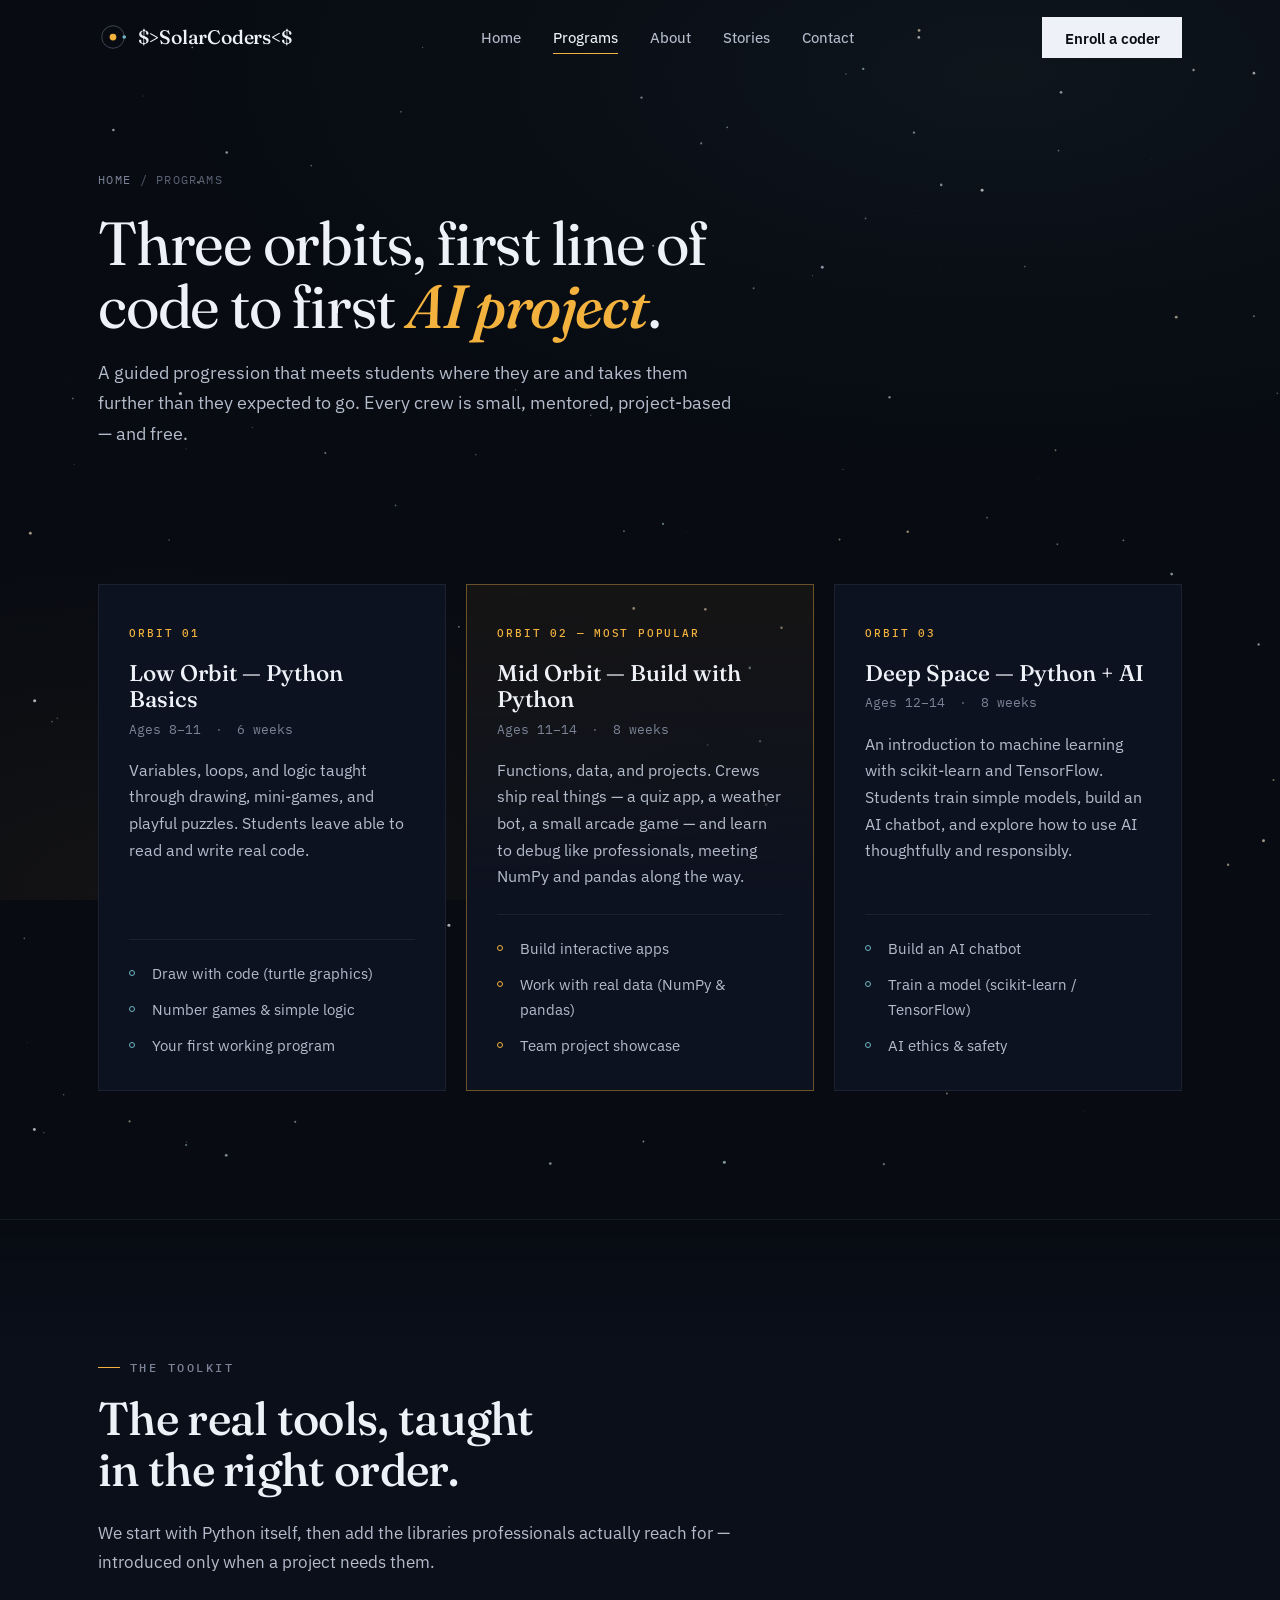
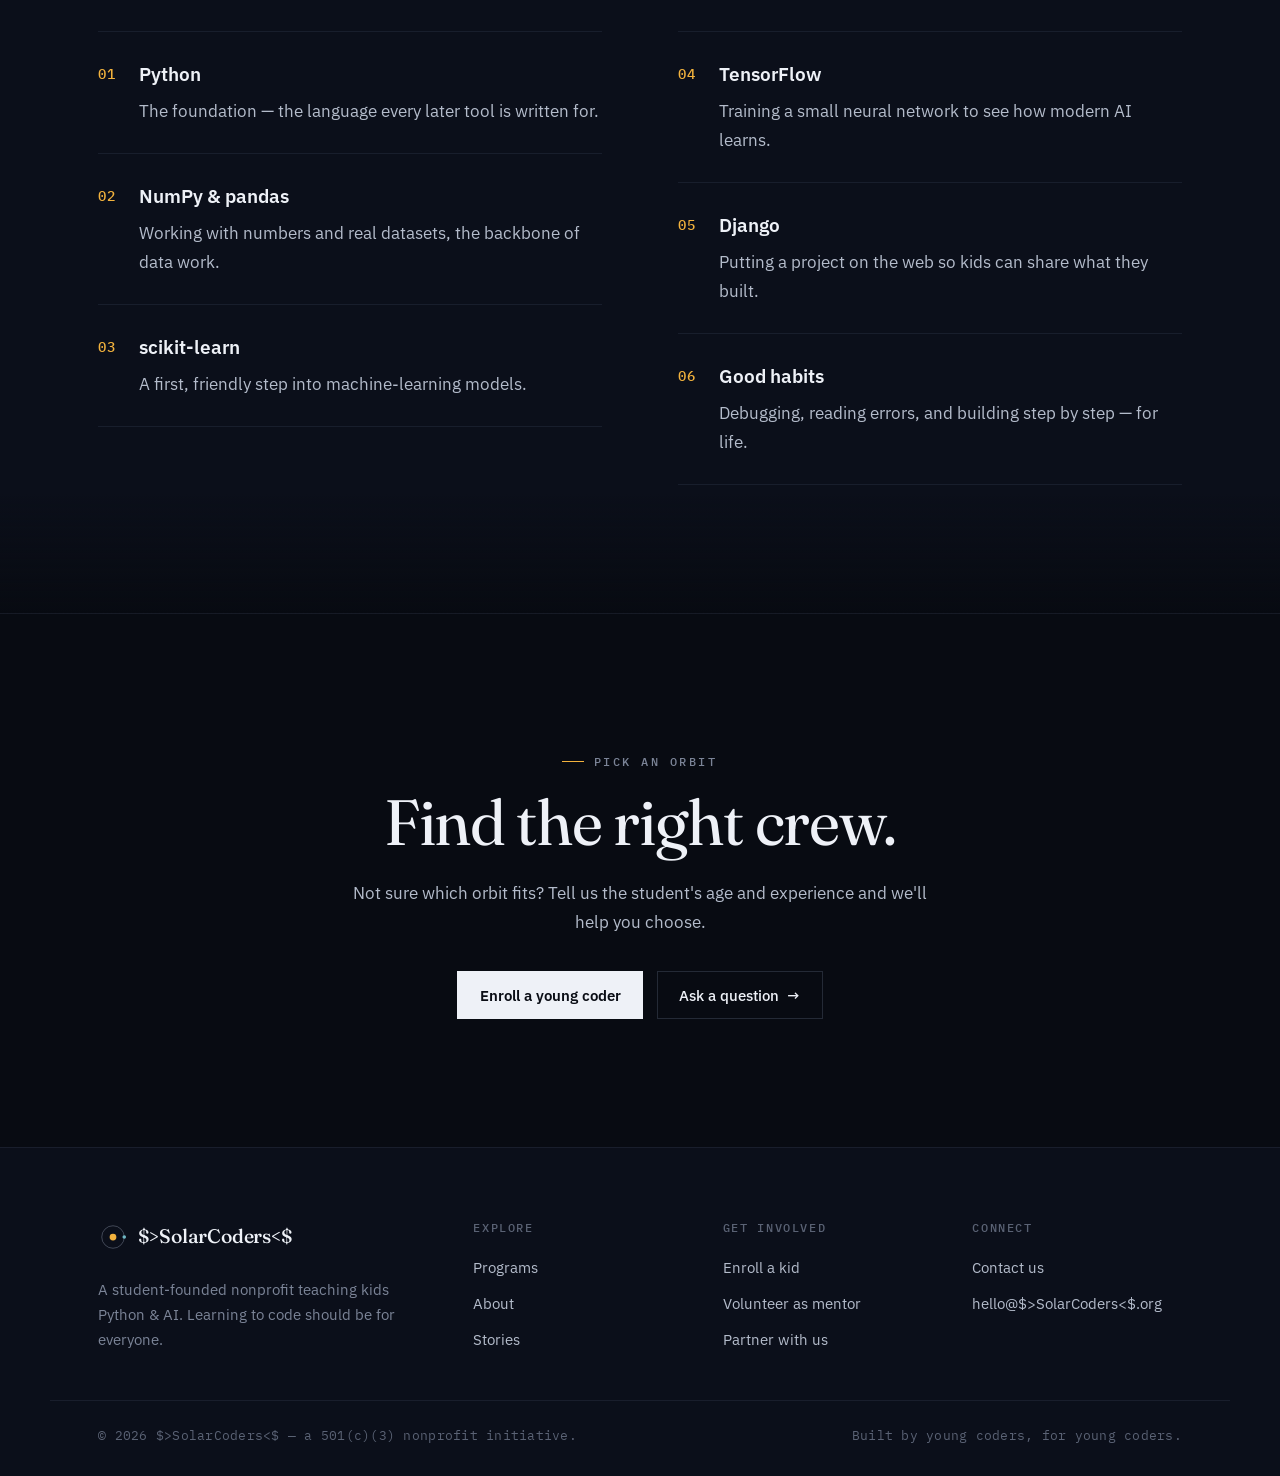
<file: programs.html>
<!doctype html>
<html lang="en">
<head>
  <meta charset="utf-8" />
  <meta name="viewport" content="width=device-width, initial-scale=1" />
  <title>Programs — $>SolarCoders<$</title>
  <meta name="description" content="$>SolarCoders<$'s three orbits — from Python basics to building with AI. Free, project-based programs for ages 8–14 in small mentored crews." />

  <link rel="preconnect" href="https://fonts.googleapis.com" />
  <link rel="preconnect" href="https://fonts.gstatic.com" crossorigin />
  <link href="https://fonts.googleapis.com/css2?family=Fraunces:ital,opsz,wght@0,9..144,400;0,9..144,500;0,9..144,600;1,9..144,400&family=IBM+Plex+Mono:wght@400;500&family=IBM+Plex+Sans:wght@400;450;500;600&display=swap" rel="stylesheet" />
  <link rel="stylesheet" href="styles.css" />
  <link rel="icon" href="data:image/svg+xml,%3Csvg xmlns='http://www.w3.org/2000/svg' viewBox='0 0 64 64'%3E%3Crect width='64' height='64' fill='%23080b12'/%3E%3Ccircle cx='32' cy='32' r='7' fill='%23f2b23d'/%3E%3Ccircle cx='32' cy='32' r='20' fill='none' stroke='%236fb7c4' stroke-width='1.5'/%3E%3Ccircle cx='52' cy='32' r='3' fill='%23e7ecf4'/%3E%3C/svg%3E" />
</head>

<body>
  <a href="#main" class="skip-link">Skip to content</a>
  <canvas id="starfield" aria-hidden="true"></canvas>

  <header id="masthead">
    <div class="shell nav-shell">
      <a href="index.html" class="brand" aria-label="$>SolarCoders<$ — home">
        <svg class="brand-mark" viewBox="0 0 40 40" aria-hidden="true">
          <circle cx="20" cy="20" r="15" fill="none" stroke="currentColor" stroke-width="1.25" opacity="0.5"/>
          <circle cx="20" cy="20" r="4.5" fill="var(--star)"/>
          <circle cx="35" cy="20" r="2.4" fill="var(--cool)"/>
        </svg>
        <span class="brand-word">$>SolarCoders<$</span>
      </a>
      <nav class="nav-links" aria-label="Primary">
        <a href="index.html">Home</a>
        <a href="programs.html" aria-current="page">Programs</a>
        <a href="about.html">About</a>
        <a href="stories.html">Stories</a>
        <a href="contact.html">Contact</a>
      </nav>
      <div class="nav-actions">
        <a href="enroll.html" class="btn btn-solid" data-magnetic>Enroll a coder</a>
      </div>
      <button id="menuBtn" class="menu-btn" aria-label="Menu" aria-expanded="false" aria-controls="mobileNav">
        <span></span><span></span>
      </button>
    </div>
    <nav id="mobileNav" class="mobile-nav" aria-label="Mobile" hidden>
      <a href="index.html">Home</a>
      <a href="programs.html" aria-current="page">Programs</a>
      <a href="about.html">About</a>
      <a href="stories.html">Stories</a>
      <a href="contact.html">Contact</a>
      <a href="enroll.html" class="btn btn-solid">Enroll a coder</a>
    </nav>
  </header>

  <main id="main">
    <div class="shell page-hero">
      <p class="breadcrumb reveal"><a href="index.html">Home</a><span class="sep">/</span>Programs</p>
      <h1 class="page-title reveal">Three orbits, first line of code to first <em>AI project</em>.</h1>
      <p class="page-lede reveal">A guided progression that meets students where they are and takes them further than they expected to go. Every crew is small, mentored, project-based — and free.</p>
    </div>

    <section class="section" style="padding-top:clamp(1rem,3vw,2rem)">
      <div class="shell">
        <div class="programs">
          <article class="program reveal">
            <header>
              <span class="program-no">Orbit 01</span>
              <h3>Low Orbit — Python Basics</h3>
              <p class="program-meta">Ages 8–11 <span>·</span> 6 weeks</p>
            </header>
            <p class="program-desc">Variables, loops, and logic taught through drawing, mini-games, and playful puzzles. Students leave able to read and write real code.</p>
            <ul class="program-list">
              <li>Draw with code (turtle graphics)</li>
              <li>Number games &amp; simple logic</li>
              <li>Your first working program</li>
            </ul>
          </article>

          <article class="program program-featured reveal">
            <header>
              <span class="program-no">Orbit 02 — Most popular</span>
              <h3>Mid Orbit — Build with Python</h3>
              <p class="program-meta">Ages 11–14 <span>·</span> 8 weeks</p>
            </header>
            <p class="program-desc">Functions, data, and projects. Crews ship real things — a quiz app, a weather bot, a small arcade game — and learn to debug like professionals, meeting NumPy and pandas along the way.</p>
            <ul class="program-list">
              <li>Build interactive apps</li>
              <li>Work with real data (NumPy &amp; pandas)</li>
              <li>Team project showcase</li>
            </ul>
          </article>

          <article class="program reveal">
            <header>
              <span class="program-no">Orbit 03</span>
              <h3>Deep Space — Python + AI</h3>
              <p class="program-meta">Ages 12–14 <span>·</span> 8 weeks</p>
            </header>
            <p class="program-desc">An introduction to machine learning with scikit-learn and TensorFlow. Students train simple models, build an AI chatbot, and explore how to use AI thoughtfully and responsibly.</p>
            <ul class="program-list">
              <li>Build an AI chatbot</li>
              <li>Train a model (scikit-learn / TensorFlow)</li>
              <li>AI ethics &amp; safety</li>
            </ul>
          </article>
        </div>
      </div>
    </section>

    <!-- what you'll learn -->
    <section class="section section-alt">
      <div class="shell">
        <div class="section-head reveal">
          <p class="eyebrow"><span class="tick"></span>The toolkit</p>
          <h2>The real tools, taught in the right order.</h2>
          <p class="section-lede">We start with Python itself, then add the libraries professionals actually reach for — introduced only when a project needs them.</p>
        </div>
        <div class="mission-grid" style="margin-top:clamp(2rem,4vw,3rem)">
          <ol class="mission-list reveal">
            <li><span class="idx">01</span><div><h3>Python</h3><p>The foundation — the language every later tool is written for.</p></div></li>
            <li><span class="idx">02</span><div><h3>NumPy &amp; pandas</h3><p>Working with numbers and real datasets, the backbone of data work.</p></div></li>
            <li><span class="idx">03</span><div><h3>scikit-learn</h3><p>A first, friendly step into machine-learning models.</p></div></li>
          </ol>
          <ol class="mission-list reveal">
            <li><span class="idx">04</span><div><h3>TensorFlow</h3><p>Training a small neural network to see how modern AI learns.</p></div></li>
            <li><span class="idx">05</span><div><h3>Django</h3><p>Putting a project on the web so kids can share what they built.</p></div></li>
            <li><span class="idx">06</span><div><h3>Good habits</h3><p>Debugging, reading errors, and building step by step — for life.</p></div></li>
          </ol>
        </div>
      </div>
    </section>

    <section class="section">
      <div class="shell cta">
        <p class="eyebrow"><span class="tick"></span>Pick an orbit</p>
        <h2 class="cta-title">Find the right crew.</h2>
        <p class="section-lede">Not sure which orbit fits? Tell us the student's age and experience and we'll help you choose.</p>
        <div class="hero-cta center">
          <a href="enroll.html" class="btn btn-solid" data-magnetic>Enroll a young coder</a>
          <a href="contact.html" class="btn btn-ghost">Ask a question<span class="arrow" aria-hidden="true">→</span></a>
        </div>
      </div>
    </section>
  </main>

  <footer id="colophon">
    <div class="shell foot-grid">
      <div class="foot-brand">
        <a href="index.html" class="brand">
          <svg class="brand-mark" viewBox="0 0 40 40" aria-hidden="true">
            <circle cx="20" cy="20" r="15" fill="none" stroke="currentColor" stroke-width="1.25" opacity="0.5"/>
            <circle cx="20" cy="20" r="4.5" fill="var(--star)"/>
            <circle cx="35" cy="20" r="2.4" fill="var(--cool)"/>
          </svg>
          <span class="brand-word">$>SolarCoders<$</span>
        </a>
        <p>A student-founded nonprofit teaching kids Python &amp; AI. Learning to code should be for everyone.</p>
      </div>
      <nav aria-label="Explore">
        <h4>Explore</h4>
        <a href="programs.html">Programs</a>
        <a href="about.html">About</a>
        <a href="stories.html">Stories</a>
      </nav>
      <nav aria-label="Get involved">
        <h4>Get involved</h4>
        <a href="enroll.html">Enroll a kid</a>
        <a href="contact.html">Volunteer as mentor</a>
        <a href="contact.html">Partner with us</a>
      </nav>
      <nav aria-label="Connect">
        <h4>Connect</h4>
        <a href="contact.html">Contact us</a>
        <a href="mailto:hello@$>SolarCoders<$.org">hello@$>SolarCoders<$.org</a>
      </nav>
    </div>
    <div class="shell foot-base">
      <p>&copy; <span id="year">2026</span> $>SolarCoders<$ — a 501(c)(3) nonprofit initiative.</p>
      <p>Built by young coders, for young coders.</p>
    </div>
  </footer>

  <script src="main.js"></script>
</body>
</html>
</file>
<file: styles.css>
/* ============================================================
   $>SolarCoders<$ — hand-authored stylesheet
   Editorial "ephemeris" system. No autonomous animation:
   the only motion is the scroll-driven orbital instrument.
   ============================================================ */

:root {
  /* ground — near-black with a blue bias */
  --bg:        #080b12;
  --bg-1:      #0b0f1a;
  --bg-2:      #0e1422;
  --panel:     #0d1220;

  /* ink & text — cool neutrals, chosen not defaulted */
  --ink:       #eef1f7;
  --text:      #b4bccb;
  --muted:     #7b8497;
  --faint:     #5a6274;

  /* hairlines */
  --line:        rgba(151,170,201,0.10);
  --line-strong: rgba(151,170,201,0.20);

  /* one warm accent — the star */
  --star:      #f2b23d;
  --star-ink:  #1a1204;
  /* a single restrained cool, used only in small doses */
  --cool:      #6fb7c4;

  --maxw: 1180px;
  --gutter: clamp(1.25rem, 4vw, 3rem);

  --f-serif: "Fraunces", Georgia, "Times New Roman", serif;
  --f-sans:  "IBM Plex Sans", system-ui, -apple-system, "Segoe UI", sans-serif;
  --f-mono:  "IBM Plex Mono", ui-monospace, "SFMono-Regular", Menlo, monospace;
}

*, *::before, *::after { box-sizing: border-box; }

html { -webkit-text-size-adjust: 100%; }

body {
  margin: 0;
  background: var(--bg);
  color: var(--text);
  font-family: var(--f-sans);
  font-size: 17px;
  line-height: 1.7;
  font-weight: 400;
  -webkit-font-smoothing: antialiased;
  text-rendering: optimizeLegibility;
  overflow-x: hidden;
}

/* faint vignette + deep-field tint, static */
body::before {
  content: "";
  position: fixed;
  inset: 0;
  z-index: -2;
  background:
    radial-gradient(120% 80% at 78% 8%, rgba(111,183,196,0.06), transparent 55%),
    radial-gradient(90% 70% at 12% 100%, rgba(242,178,61,0.05), transparent 60%);
  pointer-events: none;
}

#starfield {
  position: fixed;
  inset: 0;
  z-index: -1;
  width: 100%;
  height: 100%;
  pointer-events: none;
}

img, svg { display: block; max-width: 100%; }

a { color: inherit; text-decoration: none; }

::selection { background: rgba(242,178,61,0.28); color: #fff; }

.skip-link {
  position: absolute;
  left: -999px;
  top: 0;
  z-index: 100;
  background: var(--ink);
  color: var(--bg);
  padding: 0.6rem 1rem;
  font: 500 0.85rem var(--f-mono);
}
.skip-link:focus { left: 1rem; top: 1rem; }

:focus-visible {
  outline: 2px solid var(--star);
  outline-offset: 3px;
  border-radius: 2px;
}

/* ---------- layout primitives ---------- */
.shell {
  width: 100%;
  max-width: var(--maxw);
  margin-inline: auto;
  padding-inline: var(--gutter);
}

.section {
  padding-block: clamp(4.5rem, 10vw, 8.5rem);
  position: relative;
}
.section-alt {
  background: linear-gradient(180deg, transparent, var(--bg-1) 12%, var(--bg-1) 88%, transparent);
  border-top: 1px solid var(--line);
  border-bottom: 1px solid var(--line);
}

/* ---------- shared type atoms ---------- */
.eyebrow {
  display: inline-flex;
  align-items: center;
  gap: 0.6rem;
  margin: 0 0 1.3rem;
  font: 500 0.72rem/1 var(--f-mono);
  letter-spacing: 0.22em;
  text-transform: uppercase;
  color: var(--muted);
}
.eyebrow .tick {
  width: 22px;
  height: 1px;
  background: var(--star);
}

h1, h2, h3, h4 { color: var(--ink); font-weight: 500; }

.section-head { max-width: 46rem; }
.section-head.center { margin-inline: auto; text-align: center; }
.section-head.center .eyebrow { justify-content: center; }
.section-head h2 {
  font-family: var(--f-serif);
  font-size: clamp(1.85rem, 3.6vw, 2.9rem);
  line-height: 1.1;
  letter-spacing: -0.015em;
  margin: 0;
  text-wrap: balance;
}
.section-lede {
  margin: 1.4rem 0 0;
  font-size: 1.075rem;
  color: var(--text);
  max-width: 42rem;
}
.center .section-lede { margin-inline: auto; }

/* ---------- buttons ---------- */
.btn {
  --pad-y: 0.82rem;
  display: inline-flex;
  align-items: center;
  gap: 0.5rem;
  padding: var(--pad-y) 1.35rem;
  font: 500 0.95rem var(--f-sans);
  border: 1px solid transparent;
  cursor: pointer;
  transition: transform 0.18s ease, background 0.18s ease,
              border-color 0.18s ease, color 0.18s ease;
}
.btn-solid {
  background: var(--ink);
  color: #0a0d15;
  font-weight: 600;
}
.btn-solid:hover { transform: translateY(-2px); background: #fff; }
.btn-ghost {
  background: transparent;
  color: var(--ink);
  border-color: var(--line-strong);
}
.btn-ghost:hover { border-color: var(--star); color: #fff; }
.btn .arrow { transition: transform 0.18s ease; }
.btn-ghost:hover .arrow { transform: translateX(3px); }

/* ============================================================
   HEADER / NAV
   ============================================================ */
#masthead {
  position: sticky;
  top: 0;
  z-index: 50;
  transition: background 0.25s ease, border-color 0.25s ease, backdrop-filter 0.25s ease;
  border-bottom: 1px solid transparent;
}
#masthead.pinned {
  background: rgba(8, 11, 18, 0.72);
  backdrop-filter: blur(14px) saturate(1.2);
  border-bottom-color: var(--line);
}
.nav-shell {
  display: flex;
  align-items: center;
  justify-content: space-between;
  gap: 1.5rem;
  padding-block: 1.05rem;
}
.brand {
  display: inline-flex;
  align-items: center;
  gap: 0.6rem;
  color: var(--ink);
}
.brand-mark { width: 30px; height: 30px; color: var(--muted); }
.brand-word {
  font-family: var(--f-serif);
  font-size: 1.22rem;
  font-weight: 500;
  letter-spacing: -0.01em;
}
.nav-links {
  display: flex;
  gap: 2rem;
  margin-inline: auto;
}
.nav-links a {
  position: relative;
  font: 450 0.94rem var(--f-sans);
  color: var(--text);
  padding-block: 0.3rem;
  transition: color 0.18s ease;
}
.nav-links a::after {
  content: "";
  position: absolute;
  left: 0; bottom: -2px;
  width: 0; height: 1px;
  background: var(--star);
  transition: width 0.22s ease;
}
.nav-links a:hover { color: var(--ink); }
.nav-links a:hover::after { width: 100%; }
.nav-links a[aria-current="page"] { color: var(--ink); }
.nav-links a[aria-current="page"]::after { width: 100%; }
.mobile-nav a[aria-current="page"] { color: var(--star); }
.nav-actions .btn { padding-block: 0.6rem; }

.menu-btn {
  display: none;
  width: 42px; height: 42px;
  background: transparent;
  border: 1px solid var(--line-strong);
  cursor: pointer;
  flex-direction: column;
  gap: 5px;
  align-items: center;
  justify-content: center;
}
.menu-btn span {
  width: 18px; height: 1.5px;
  background: var(--ink);
  transition: transform 0.2s ease, opacity 0.2s ease;
}
.menu-btn[aria-expanded="true"] span:first-child { transform: translateY(3.25px) rotate(45deg); }
.menu-btn[aria-expanded="true"] span:last-child  { transform: translateY(-3.25px) rotate(-45deg); }

.mobile-nav[hidden] { display: none; }
.mobile-nav {
  display: flex;
  flex-direction: column;
  gap: 0.35rem;
  padding: 0.5rem var(--gutter) 1.4rem;
  background: rgba(8,11,18,0.96);
  backdrop-filter: blur(14px);
  border-bottom: 1px solid var(--line);
}
.mobile-nav a {
  padding: 0.7rem 0;
  color: var(--text);
  border-bottom: 1px solid var(--line);
  font-size: 1.02rem;
}
.mobile-nav a:last-child { border: 0; margin-top: 0.6rem; justify-content: center; }

/* ============================================================
   HERO
   ============================================================ */
.hero { padding-block: clamp(3.5rem, 9vw, 7rem) clamp(3rem, 7vw, 5.5rem); }
.hero-grid {
  display: grid;
  grid-template-columns: 1.05fr 0.95fr;
  align-items: center;
  gap: clamp(2rem, 5vw, 4.5rem);
}
.hero-title {
  font-family: var(--f-serif);
  font-weight: 400;
  font-size: clamp(2.5rem, 6vw, 4.6rem);
  line-height: 1.03;
  letter-spacing: -0.02em;
  margin: 0 0 1.5rem;
  text-wrap: balance;
  color: var(--ink);
}
.hero-title em {
  font-style: italic;
  font-weight: 500;
  color: var(--star);
}
.hero-lede {
  font-size: 1.12rem;
  max-width: 34rem;
  margin: 0 0 2.2rem;
}
.hero-cta { display: flex; flex-wrap: wrap; gap: 0.85rem; }
.hero-cta.center { justify-content: center; }

/* instrument readout */
.readout {
  display: grid;
  grid-template-columns: repeat(4, auto);
  gap: 0 2.5rem;
  margin: 3rem 0 0;
  padding-top: 1.6rem;
  border-top: 1px solid var(--line);
}
.readout dt {
  font: 500 0.68rem/1 var(--f-mono);
  letter-spacing: 0.14em;
  text-transform: uppercase;
  color: var(--muted);
  margin-bottom: 0.5rem;
}
.readout dd {
  margin: 0;
  font-family: var(--f-serif);
  font-size: 1.9rem;
  font-weight: 500;
  color: var(--ink);
  font-variant-numeric: tabular-nums;
  line-height: 1;
}
.readout dd span { color: var(--star); font-size: 1.1rem; }

/* ---------- 3D solar system ---------- */
.hero-orbit {
  position: relative;
  display: flex;
  flex-direction: column;
  align-items: center;
  gap: 1.9rem;
}
.solar {
  position: relative;
  width: 100%;
  max-width: 540px;
  aspect-ratio: 1 / 0.74;
  margin-inline: auto;
  perspective: 1100px;
  z-index: 0;
}
/* elliptical orbit paths (sized by JS to match the tilt) */
.ring {
  position: absolute;
  left: 50%; top: 50%;
  transform: translate(-50%, -50%);
  border: 1px solid var(--line-strong);
  border-radius: 50%;
  pointer-events: none;
  z-index: 1;
}
.ring::before { /* faint front-edge highlight for depth */
  content: "";
  position: absolute;
  inset: -1px;
  border-radius: 50%;
  border: 1px solid transparent;
  border-bottom-color: rgba(151,170,201,0.22);
}

/* the central star */
.solar-star {
  position: absolute;
  left: 50%; top: 50%;
  width: 60px; height: 60px;
  transform: translate(-50%, -50%);
  border-radius: 50%;
  background: radial-gradient(circle at 38% 32%, #fff7db 0%, #ffd879 30%, #f2b23d 52%, #b5680f 100%);
  box-shadow:
    0 0 46px 8px rgba(242,178,61,0.42),
    0 0 100px 26px rgba(242,178,61,0.16),
    inset -6px -7px 14px rgba(120,60,0,0.55),
    inset 4px 4px 10px rgba(255,247,220,0.55);
  z-index: 100;
}
.solar-star::after { /* corona shimmer */
  content: "";
  position: absolute;
  inset: -22%;
  border-radius: 50%;
  background: radial-gradient(circle, rgba(242,178,61,0.28), transparent 62%);
  z-index: -1;
}

/* planets — spherical, carrying a logo */
.planet {
  position: absolute;
  left: 50%; top: 50%;
  width: 42px; height: 42px;
  transform: translate(-50%, -50%);
  will-change: transform, filter, opacity;
  z-index: 50;
}
.planet-face {
  position: absolute;
  inset: 0;
  border-radius: 50%;
  background: radial-gradient(circle at 32% 26%, #ffffff 0%, #e5eaf3 46%, #a9b4ca 100%);
  box-shadow:
    inset -4px -5px 9px rgba(9,13,28,0.45),
    inset 3px 3px 7px rgba(255,255,255,0.7),
    0 6px 15px rgba(0,0,0,0.5);
  display: grid;
  place-items: center;
  overflow: hidden;
}
.planet-face::after { /* terminator — shaded far side */
  content: "";
  position: absolute;
  inset: 0;
  border-radius: 50%;
  background: radial-gradient(circle at 72% 80%, rgba(6,9,20,0.5), transparent 52%);
  pointer-events: none;
  z-index: 2;
}
.planet-face svg {
  width: 64%;
  height: 64%;
  position: relative;
  z-index: 1;
  filter: drop-shadow(0 1px 1px rgba(0,0,0,0.25));
}
.planet-name {
  position: absolute;
  top: 100%; left: 50%;
  transform: translate(-50%, 5px);
  margin-top: 2px;
  font: 500 0.6rem var(--f-mono);
  letter-spacing: 0.1em;
  text-transform: uppercase;
  color: var(--ink);
  white-space: nowrap;
  pointer-events: none;
  opacity: 0;
  transition: opacity 0.2s ease;
  text-shadow: 0 1px 6px rgba(0,0,0,0.8);
}
.planet:hover { z-index: 200 !important; }
.planet:hover .planet-name { opacity: 1; }

/* legend — real text (the solar graphic itself is aria-hidden) */
.tech-legend {
  list-style: none;
  margin: 0;
  padding: 0;
  display: grid;
  grid-template-columns: repeat(3, auto);
  justify-content: center;
  gap: 0.55rem 1.5rem;
  font: 500 0.74rem var(--f-mono);
  letter-spacing: 0.04em;
  color: var(--muted);
}
.tech-legend li { display: flex; align-items: center; gap: 0.55rem; }
.tech-legend .dot {
  width: 9px; height: 9px;
  border-radius: 50%;
  background: var(--c);
  box-shadow: 0 0 8px -1px var(--c);
  flex-shrink: 0;
}
.tech-legend .core { color: var(--star); }
.tech-legend .core .dot { background: var(--star); box-shadow: 0 0 8px -1px var(--star); }

/* ============================================================
   HOME — EXPLORE HUB CARDS
   ============================================================ */
.hub {
  display: grid;
  grid-template-columns: repeat(3, 1fr);
  gap: 1.25rem;
  margin-top: clamp(2.5rem, 5vw, 3.5rem);
}
.hub-card {
  display: flex;
  flex-direction: column;
  padding: 2rem 1.9rem;
  background: var(--panel);
  border: 1px solid var(--line);
  transition: border-color 0.22s ease, transform 0.22s ease, background 0.22s ease;
}
.hub-card:hover {
  border-color: var(--line-strong);
  transform: translateY(-4px);
  background: var(--bg-2);
}
.hub-no {
  font: 500 0.7rem var(--f-mono);
  letter-spacing: 0.16em;
  text-transform: uppercase;
  color: var(--star);
}
.hub-card h3 {
  margin: 0.9rem 0 0.6rem;
  font-family: var(--f-serif);
  font-size: 1.5rem;
  font-weight: 500;
  line-height: 1.12;
}
.hub-card p { margin: 0 0 1.5rem; font-size: 0.96rem; color: var(--text); }
.hub-card .go {
  margin-top: auto;
  display: inline-flex;
  align-items: center;
  gap: 0.5rem;
  font: 500 0.9rem var(--f-sans);
  color: var(--ink);
}
.hub-card .go .arrow { transition: transform 0.18s ease; }
.hub-card:hover .go { color: var(--star); }
.hub-card:hover .go .arrow { transform: translateX(4px); }

/* ============================================================
   TRUST STRIP
   ============================================================ */
.strip {
  border-top: 1px solid var(--line);
  border-bottom: 1px solid var(--line);
  background: var(--bg-1);
}
.strip-row {
  display: flex;
  flex-wrap: wrap;
  align-items: center;
  gap: 0.85rem 2.4rem;
  padding-block: 1.4rem;
  font: 400 0.82rem var(--f-mono);
  letter-spacing: 0.03em;
  color: var(--muted);
}
.strip-label {
  color: var(--faint);
  text-transform: uppercase;
  letter-spacing: 0.16em;
  font-size: 0.72rem;
}

/* ============================================================
   MISSION
   ============================================================ */
.mission-grid {
  display: grid;
  grid-template-columns: 1fr 1fr;
  gap: clamp(2.5rem, 6vw, 5rem);
  align-items: start;
}
.tag-row { display: flex; flex-wrap: wrap; gap: 0.6rem; margin-top: 2rem; }
.tag {
  padding: 0.4rem 0.9rem;
  border: 1px solid var(--line-strong);
  font: 450 0.82rem var(--f-sans);
  color: var(--text);
  border-radius: 100px;
}

.mission-list { list-style: none; margin: 0.4rem 0 0; padding: 0; }
.mission-list li {
  display: grid;
  grid-template-columns: auto 1fr;
  gap: 1.4rem;
  padding: 1.7rem 0;
  border-top: 1px solid var(--line);
}
.mission-list li:last-child { border-bottom: 1px solid var(--line); }
.mission-list .idx {
  font: 500 0.85rem var(--f-mono);
  color: var(--star);
  letter-spacing: 0.1em;
  padding-top: 0.35rem;
}
.mission-list h3 {
  margin: 0 0 0.4rem;
  font-family: var(--f-sans);
  font-size: 1.16rem;
  font-weight: 600;
}
.mission-list p { margin: 0; color: var(--text); }

/* ============================================================
   PROGRAMS
   ============================================================ */
.programs {
  display: grid;
  grid-template-columns: repeat(3, 1fr);
  gap: 1.25rem;
  margin-top: clamp(2.5rem, 5vw, 4rem);
}
.program {
  display: flex;
  flex-direction: column;
  padding: 2rem 1.9rem;
  background: var(--panel);
  border: 1px solid var(--line);
  transition: border-color 0.22s ease, transform 0.22s ease, background 0.22s ease;
}
.program:hover {
  border-color: var(--line-strong);
  transform: translateY(-4px);
  background: var(--bg-2);
}
.program-featured {
  border-color: rgba(242,178,61,0.4);
  background: linear-gradient(180deg, rgba(242,178,61,0.06), var(--panel) 60%);
}
.program-no {
  font: 500 0.7rem var(--f-mono);
  letter-spacing: 0.16em;
  text-transform: uppercase;
  color: var(--star);
}
.program h3 {
  margin: 0.9rem 0 0.5rem;
  font-family: var(--f-serif);
  font-size: 1.42rem;
  font-weight: 500;
  line-height: 1.15;
}
.program-meta {
  margin: 0;
  font: 400 0.82rem var(--f-mono);
  color: var(--muted);
}
.program-meta span { color: var(--faint); margin-inline: 0.35rem; }
.program-desc { margin: 1.2rem 0 1.5rem; font-size: 0.98rem; color: var(--text); }
.program-list {
  list-style: none;
  margin: auto 0 0;
  padding: 1.3rem 0 0;
  border-top: 1px solid var(--line);
  display: grid;
  gap: 0.7rem;
}
.program-list li {
  position: relative;
  padding-left: 1.4rem;
  font-size: 0.92rem;
  color: var(--text);
}
.program-list li::before {
  content: "";
  position: absolute;
  left: 0; top: 0.62em;
  width: 6px; height: 6px;
  border: 1px solid var(--cool);
  border-radius: 50%;
}
.program-featured .program-list li::before { border-color: var(--star); }

/* ============================================================
   WHY / FEATURES
   ============================================================ */
.features {
  display: grid;
  grid-template-columns: repeat(3, 1fr);
  margin-top: clamp(2.5rem, 5vw, 3.5rem);
  border: 1px solid var(--line);
}
.feature {
  padding: 2.2rem 2rem;
  border-right: 1px solid var(--line);
  border-bottom: 1px solid var(--line);
  transition: background 0.22s ease;
}
.feature:hover { background: var(--bg-2); }
.features .feature:nth-child(3n) { border-right: 0; }
.features .feature:nth-last-child(-n+3) { border-bottom: 0; }
.feat-icon {
  width: 30px; height: 30px;
  color: var(--star);
  margin-bottom: 1.4rem;
}
.feature h3 {
  margin: 0 0 0.55rem;
  font-family: var(--f-sans);
  font-size: 1.12rem;
  font-weight: 600;
}
.feature p { margin: 0; font-size: 0.95rem; color: var(--text); }

/* ============================================================
   VOICES
   ============================================================ */
.voices {
  display: grid;
  grid-template-columns: repeat(3, 1fr);
  gap: 1.25rem;
  margin-top: clamp(2.5rem, 5vw, 3.5rem);
}
.voice {
  margin: 0;
  padding: 2rem 1.9rem;
  background: var(--panel);
  border: 1px solid var(--line);
  display: flex;
  flex-direction: column;
}
.voice blockquote {
  margin: 0 0 1.8rem;
  font-family: var(--f-serif);
  font-size: 1.24rem;
  font-weight: 400;
  line-height: 1.45;
  color: var(--ink);
  letter-spacing: -0.005em;
}
.voice blockquote::before { content: "“"; color: var(--star); margin-right: 0.05em; }
.voice blockquote::after { content: "”"; color: var(--star); }
.voice figcaption {
  margin-top: auto;
  padding-top: 1.3rem;
  border-top: 1px solid var(--line);
  display: flex;
  flex-direction: column;
  gap: 0.15rem;
}
.voice .who { color: var(--ink); font-weight: 600; font-size: 0.96rem; }
.voice .role { font: 400 0.78rem var(--f-mono); color: var(--muted); letter-spacing: 0.02em; }

/* ============================================================
   CTA
   ============================================================ */
.cta {
  text-align: center;
  max-width: 44rem;
  margin-inline: auto;
}
.cta .eyebrow { justify-content: center; }
.cta-title {
  font-family: var(--f-serif);
  font-size: clamp(2.4rem, 5.5vw, 4rem);
  font-weight: 400;
  line-height: 1.05;
  letter-spacing: -0.02em;
  margin: 0 0 1.2rem;
}
.cta .section-lede { margin-inline: auto; }
.cta .hero-cta { margin-top: 2.2rem; }
.cta-fine {
  margin: 1.8rem 0 0;
  font: 400 0.8rem var(--f-mono);
  letter-spacing: 0.04em;
  color: var(--muted);
}

/* ============================================================
   FOOTER
   ============================================================ */
#colophon {
  border-top: 1px solid var(--line);
  background: var(--bg-1);
  padding-block: clamp(3rem, 6vw, 4.5rem) 2rem;
}
.foot-grid {
  display: grid;
  grid-template-columns: 1.6fr 1fr 1fr 1fr;
  gap: 2.5rem;
}
.foot-brand p {
  margin: 1rem 0 0;
  max-width: 22rem;
  font-size: 0.92rem;
  color: var(--muted);
}
#colophon nav { display: flex; flex-direction: column; gap: 0.7rem; }
#colophon h4 {
  margin: 0 0 0.5rem;
  font: 500 0.72rem var(--f-mono);
  letter-spacing: 0.14em;
  text-transform: uppercase;
  color: var(--faint);
}
#colophon nav a { font-size: 0.92rem; color: var(--text); transition: color 0.18s ease; }
#colophon nav a:hover { color: var(--star); }
.foot-base {
  display: flex;
  justify-content: space-between;
  gap: 1rem;
  flex-wrap: wrap;
  margin-top: 3rem;
  padding-top: 1.6rem;
  border-top: 1px solid var(--line);
  font: 400 0.8rem var(--f-mono);
  color: var(--faint);
  letter-spacing: 0.02em;
}
.foot-base p { margin: 0; }

/* ============================================================
   RESPONSIVE
   ============================================================ */
@media (max-width: 940px) {
  .nav-links { display: none; }
  .nav-actions { display: none; }
  .menu-btn { display: flex; }
  .hero-grid { grid-template-columns: 1fr; }
  .hero-orbit { max-width: 480px; margin-inline: auto; order: -1; }
  .mission-grid { grid-template-columns: 1fr; }
  .programs { grid-template-columns: 1fr; }
  .hub { grid-template-columns: 1fr; }
  .features { grid-template-columns: 1fr 1fr; }
  .features .feature:nth-child(3n) { border-right: 1px solid var(--line); }
  .features .feature:nth-child(2n) { border-right: 0; }
  .features .feature:nth-last-child(-n+3):not(:nth-last-child(-n+2)) { border-bottom: 1px solid var(--line); }
  .voices { grid-template-columns: 1fr; }
  .foot-grid { grid-template-columns: 1fr 1fr; }
}

@media (max-width: 560px) {
  body { font-size: 16px; }
  .readout { grid-template-columns: 1fr 1fr; gap: 1.6rem 2rem; }
  .features { grid-template-columns: 1fr; }
  .features .feature { border-right: 0 !important; border-bottom: 1px solid var(--line) !important; }
  .features .feature:last-child { border-bottom: 0 !important; }
  .foot-grid { grid-template-columns: 1fr; gap: 2rem; }
  .foot-base { flex-direction: column; gap: 0.4rem; }
  .btn { width: 100%; justify-content: center; }
  .hero-cta { flex-direction: column; }
}

/* ============================================================
   SUBPAGES — Enroll & Contact
   ============================================================ */
.page-hero {
  padding-block: clamp(3rem, 8vw, 6rem) clamp(1.5rem, 3vw, 2.5rem);
}
.breadcrumb {
  display: flex;
  gap: 0.5rem;
  align-items: center;
  margin: 0 0 1.6rem;
  font: 400 0.72rem var(--f-mono);
  letter-spacing: 0.12em;
  text-transform: uppercase;
  color: var(--faint);
}
.breadcrumb a { color: var(--muted); transition: color 0.18s ease; }
.breadcrumb a:hover { color: var(--star); }
.breadcrumb .sep { color: var(--faint); }
.page-title {
  font-family: var(--f-serif);
  font-weight: 400;
  font-size: clamp(2.3rem, 5vw, 3.8rem);
  line-height: 1.04;
  letter-spacing: -0.02em;
  margin: 0 0 1.2rem;
  max-width: 18ch;
  text-wrap: balance;
  color: var(--ink);
}
.page-title em { font-style: italic; font-weight: 500; color: var(--star); }
.page-lede { font-size: 1.12rem; max-width: 40rem; margin: 0; color: var(--text); }

.work-grid {
  display: grid;
  grid-template-columns: 1.5fr 1fr;
  gap: clamp(2rem, 5vw, 4rem);
  align-items: start;
  padding-bottom: clamp(4rem, 9vw, 7rem);
}
.work-grid.reverse { grid-template-columns: 1fr 1.5fr; }

/* ---------- panels / cards ---------- */
.panel {
  background: var(--panel);
  border: 1px solid var(--line);
  padding: clamp(1.6rem, 3vw, 2.4rem);
}
.aside { display: grid; gap: 1.25rem; position: sticky; top: 6rem; }
.aside-card { background: var(--panel); border: 1px solid var(--line); padding: 1.6rem; }
.aside-card h3 {
  margin: 0 0 1.1rem;
  font: 500 0.72rem var(--f-mono);
  letter-spacing: 0.14em;
  text-transform: uppercase;
  color: var(--muted);
}
.steps { list-style: none; margin: 0; padding: 0; display: grid; gap: 1.1rem; counter-reset: step; }
.steps li {
  display: grid;
  grid-template-columns: auto 1fr;
  gap: 0.9rem;
  align-items: start;
}
.steps li::before {
  counter-increment: step;
  content: counter(step, decimal-leading-zero);
  font: 500 0.78rem var(--f-mono);
  color: var(--star);
  padding-top: 0.15rem;
  letter-spacing: 0.08em;
}
.steps strong { display: block; color: var(--ink); font-weight: 600; font-size: 0.97rem; }
.steps span { font-size: 0.9rem; color: var(--muted); }

.assure { list-style: none; margin: 0; padding: 0; display: grid; gap: 0.8rem; }
.assure li {
  position: relative;
  padding-left: 1.6rem;
  font-size: 0.94rem;
  color: var(--text);
}
.assure li::before {
  content: "";
  position: absolute;
  left: 0; top: 0.5em;
  width: 8px; height: 8px;
  border-radius: 50%;
  background: var(--star);
}

/* ---------- forms ---------- */
.form-head { margin: 0 0 1.8rem; }
.form-head h2 {
  font-family: var(--f-serif);
  font-weight: 500;
  font-size: 1.6rem;
  margin: 0 0 0.4rem;
}
.form-head p { margin: 0; color: var(--muted); font-size: 0.96rem; }

.form-grid { display: grid; grid-template-columns: 1fr 1fr; gap: 1.25rem; }
.field { display: flex; flex-direction: column; gap: 0.5rem; }
.field.full { grid-column: 1 / -1; }
.field label {
  font: 500 0.72rem var(--f-mono);
  letter-spacing: 0.1em;
  text-transform: uppercase;
  color: var(--muted);
}
.field label .req { color: var(--star); margin-left: 0.15rem; }

.field input,
.field select,
.field textarea {
  width: 100%;
  padding: 0.82rem 0.95rem;
  background: var(--bg-2);
  border: 1px solid var(--line-strong);
  color: var(--ink);
  font: 400 1rem var(--f-sans);
  border-radius: 0;
  transition: border-color 0.18s ease, background 0.18s ease, box-shadow 0.18s ease;
  -webkit-appearance: none;
  appearance: none;
}
.field textarea { resize: vertical; min-height: 7rem; line-height: 1.6; }
.field input::placeholder,
.field textarea::placeholder { color: var(--faint); }
.field input:focus,
.field select:focus,
.field textarea:focus {
  outline: none;
  border-color: var(--star);
  background: #0f1526;
  box-shadow: 0 0 0 3px rgba(242,178,61,0.12);
}
.field select {
  background-image: url("data:image/svg+xml,%3Csvg xmlns='http://www.w3.org/2000/svg' width='12' height='8' viewBox='0 0 12 8'%3E%3Cpath d='M1 1l5 5 5-5' fill='none' stroke='%237b8497' stroke-width='1.5'/%3E%3C/svg%3E");
  background-repeat: no-repeat;
  background-position: right 1rem center;
  padding-right: 2.4rem;
  cursor: pointer;
}
.field select option { background: var(--bg-2); color: var(--ink); }

/* invalid state (set by JS after a submit attempt) */
.field.invalid input,
.field.invalid select,
.field.invalid textarea { border-color: #e06a5b; }
.field .err {
  font: 400 0.78rem var(--f-sans);
  color: #e59084;
  min-height: 0;
  opacity: 0;
  max-height: 0;
  overflow: hidden;
  transition: opacity 0.2s ease, max-height 0.2s ease;
}
.field.invalid .err { opacity: 1; max-height: 2rem; }

/* consent checkbox */
.consent {
  display: grid;
  grid-template-columns: auto 1fr;
  gap: 0.8rem;
  align-items: start;
  margin-top: 0.4rem;
  font-size: 0.9rem;
  color: var(--text);
  cursor: pointer;
}
.consent input { position: absolute; opacity: 0; width: 1px; height: 1px; }
.consent .box {
  width: 20px; height: 20px;
  border: 1px solid var(--line-strong);
  background: var(--bg-2);
  display: grid;
  place-items: center;
  margin-top: 0.1rem;
  transition: border-color 0.18s ease, background 0.18s ease;
}
.consent .box svg { width: 12px; height: 12px; opacity: 0; transform: scale(0.6); transition: opacity 0.18s ease, transform 0.18s ease; color: var(--star-ink); }
.consent input:checked + .box { background: var(--star); border-color: var(--star); }
.consent input:checked + .box svg { opacity: 1; transform: scale(1); }
.consent input:focus-visible + .box { outline: 2px solid var(--star); outline-offset: 3px; }

.form-actions { display: flex; align-items: center; gap: 1.1rem; flex-wrap: wrap; margin-top: 1.9rem; }
.form-note { font: 400 0.82rem var(--f-mono); color: var(--muted); }

/* success state */
.form-success {
  display: none;
  text-align: center;
  padding: clamp(2.5rem, 6vw, 4rem) 1.5rem;
}
.form-success.show { display: block; }
.success-mark {
  width: 58px; height: 58px;
  margin: 0 auto 1.5rem;
  border-radius: 50%;
  border: 1px solid var(--star);
  display: grid;
  place-items: center;
  color: var(--star);
}
.success-mark svg { width: 26px; height: 26px; }
.form-success h2 { font-family: var(--f-serif); font-weight: 500; font-size: 1.8rem; margin: 0 0 0.7rem; }
.form-success p { color: var(--text); max-width: 32rem; margin: 0 auto 1.6rem; }

/* ---------- contact method cards ---------- */
.methods { display: grid; grid-template-columns: 1fr 1fr; gap: 1rem; }
.method {
  padding: 1.5rem;
  background: var(--panel);
  border: 1px solid var(--line);
  transition: border-color 0.2s ease, transform 0.2s ease, background 0.2s ease;
}
.method:hover { border-color: var(--line-strong); transform: translateY(-3px); background: var(--bg-2); }
.method h3 { margin: 0 0 0.4rem; font-family: var(--f-sans); font-size: 1.02rem; font-weight: 600; }
.method p { margin: 0 0 0.9rem; font-size: 0.88rem; color: var(--muted); }
.method a { font: 500 0.9rem var(--f-mono); color: var(--star); letter-spacing: 0.01em; }
.method a:hover { text-decoration: underline; text-underline-offset: 3px; }

/* ---------- FAQ accordion ---------- */
.faq { display: grid; gap: 0; border-top: 1px solid var(--line); margin-top: 2.5rem; }
.faq details { border-bottom: 1px solid var(--line); }
.faq summary {
  list-style: none;
  cursor: pointer;
  padding: 1.4rem 0;
  display: flex;
  justify-content: space-between;
  gap: 1.5rem;
  align-items: center;
  font-family: var(--f-serif);
  font-size: 1.16rem;
  color: var(--ink);
  transition: color 0.18s ease;
}
.faq summary::-webkit-details-marker { display: none; }
.faq summary:hover { color: var(--star); }
.faq summary .plus {
  position: relative;
  width: 16px; height: 16px;
  flex-shrink: 0;
}
.faq summary .plus::before,
.faq summary .plus::after {
  content: "";
  position: absolute;
  background: var(--muted);
  transition: transform 0.28s cubic-bezier(0.16,1,0.3,1);
}
.faq summary .plus::before { top: 7px; left: 0; width: 16px; height: 1.5px; }
.faq summary .plus::after  { left: 7px; top: 0; width: 1.5px; height: 16px; }
.faq details[open] summary .plus::after { transform: scaleY(0); }
.faq details[open] summary .plus::before { background: var(--star); }
.faq-body {
  overflow: hidden;
  color: var(--text);
  font-size: 0.98rem;
}
.faq-body p { margin: 0 0 1.3rem; max-width: 60ch; }
/* swift open animation via grid-rows */
.faq details .faq-wrap {
  display: grid;
  grid-template-rows: 0fr;
  transition: grid-template-rows 0.32s cubic-bezier(0.16,1,0.3,1);
}
.faq details[open] .faq-wrap { grid-template-rows: 1fr; }
.faq .faq-wrap > div { overflow: hidden; }

/* ============================================================
   SCROLL REVEAL (swift, interaction-driven — added by JS)
   ============================================================ */
.reveal {
  opacity: 0;
  transform: translateY(16px);
  transition: opacity 0.55s cubic-bezier(0.16,1,0.3,1),
              transform 0.55s cubic-bezier(0.16,1,0.3,1);
  transition-delay: var(--reveal-delay, 0ms);
  will-change: opacity, transform;
}
.reveal.in { opacity: 1; transform: none; }

/* ---------- magnetic buttons ---------- */
[data-magnetic] { will-change: transform; }

/* ---------- subpage responsive ---------- */
@media (max-width: 860px) {
  .work-grid,
  .work-grid.reverse { grid-template-columns: 1fr; }
  .aside { position: static; }
  .methods { grid-template-columns: 1fr; }
}
@media (max-width: 560px) {
  .form-grid { grid-template-columns: 1fr; }
}

/* ============================================================
   REDUCED MOTION — freeze the instrument, drop reveals & magnetism
   ============================================================ */
@media (prefers-reduced-motion: reduce) {
  * { transition: none !important; }
  .btn:hover, .program:hover, .method:hover { transform: none !important; }
  .reveal { opacity: 1 !important; transform: none !important; }
  .faq details .faq-wrap { transition: none !important; }
}
</file>
